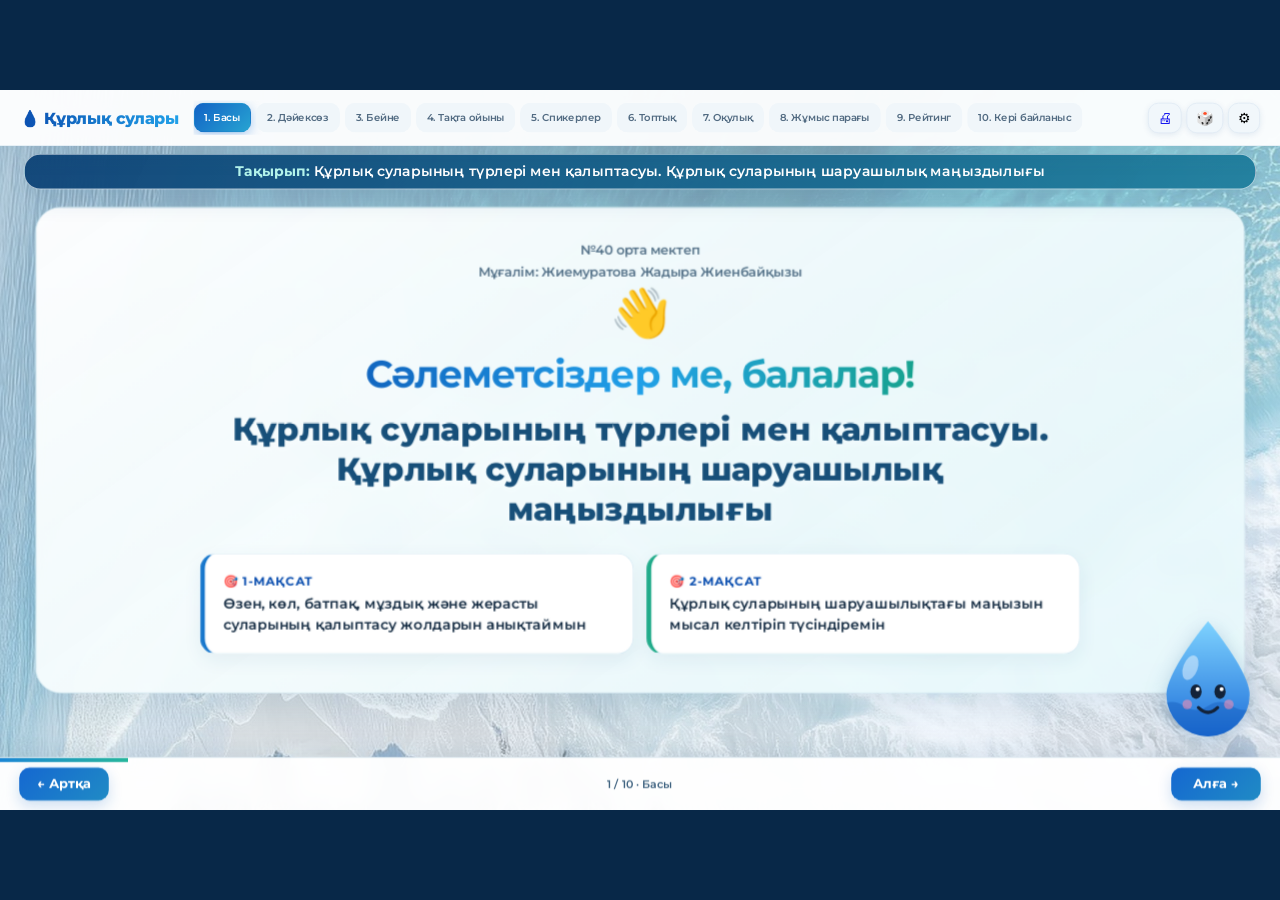
<file: index.html>
<!DOCTYPE html>
<html lang="kk">
<head>
<meta charset="UTF-8">
<meta name="viewport" content="width=device-width, initial-scale=1">
<title>Құрлық сулары — 8 сынып</title>
<link rel="preconnect" href="https://fonts.googleapis.com">
<link href="https://fonts.googleapis.com/css2?family=Montserrat:wght@500;600;700;800&display=swap" rel="stylesheet">
<link rel="stylesheet" href="style.css">
<link rel="stylesheet" href="design-refresh.css">
<link rel="stylesheet" href="fit.css">
</head>
<body>
<div id="frame">
<div class="bubbles" id="bubbles"></div>
<header class="top">
  <div class="brand">💧 Құрлық сулары</div>
  <nav id="nav"></nav>
  <div class="tools">
    <a href="print.html" target="_blank" title="Басып шығаратын материалдар">🖨</a>
    <button id="btnRand" title="Кездейсоқ оқушы">🎲</button>
    <button id="btnSetup" title="Оқушылар тізімі">⚙</button>
  </div>
</header>
<div class="topic" id="topic"></div>
<main id="stage"></main>
<footer class="bottom"><div class="progress" id="prog"></div>
  <button id="prev">← Артқа</button>
  <span id="stageInfo"></span>
  <button id="next">Алға →</button>
</footer>

<div id="tamshy" class="tamshy"><div class="say" id="tsay">Сәлем! Мен — Тамшымын 💧</div><svg viewBox="0 0 120 150" class="tsvg"><defs><linearGradient id="tg" x1="0" y1="0" x2="0" y2="1"><stop offset="0" stop-color="#7fd3ff"/><stop offset="1" stop-color="#1e6fd9"/></linearGradient>
<clipPath id="tc"><path d="M60 4 C60 4 112 66 112 96 A52 52 0 0 1 8 96 C8 66 60 4 60 4Z"/></clipPath></defs>
<path d="M60 4 C60 4 112 66 112 96 A52 52 0 0 1 8 96 C8 66 60 4 60 4Z" fill="url(#tg)"/>
<g clip-path="url(#tc)"><path class="tw" d="M-60 110 Q-45 100 -30 110 T0 110 T30 110 T60 110 T90 110 T120 110 T150 110 T180 110 V160 H-60Z" fill="#0b4fb0" opacity=".35"/></g>
<ellipse cx="38" cy="62" rx="9" ry="16" fill="#fff" opacity=".45" transform="rotate(20 38 62)"/>
<g class="eyes"><ellipse cx="45" cy="92" rx="7" ry="9" fill="#13233a"/><ellipse cx="75" cy="92" rx="7" ry="9" fill="#13233a"/><circle cx="47" cy="89" r="2.5" fill="#fff"/><circle cx="77" cy="89" r="2.5" fill="#fff"/></g>
<path class="mouth" d="M48 112 Q60 124 72 112" stroke="#13233a" stroke-width="4" fill="none" stroke-linecap="round"/>
<circle cx="34" cy="108" r="6" fill="#ff8fb1" opacity=".55"/><circle cx="86" cy="108" r="6" fill="#ff8fb1" opacity=".55"/></svg></div>

<div id="modal" class="modal hidden"><div class="modal-box" id="modalBox"></div></div>

</div>
<script src="data.js"></script>
<script src="app.js"></script>
<script>
(function(){function fit(){var f=document.getElementById('frame');if(!f)return;var W=1600,H=900,z=Math.min(innerWidth/W,innerHeight/H);f.style.transform='scale('+z+')';f.style.left=Math.max(0,(innerWidth-W*z)/2)+'px';f.style.top=Math.max(0,(innerHeight-H*z)/2)+'px';}
addEventListener('resize',fit);addEventListener('load',fit);fit();})();
</script>
</body>
</html>
</file>
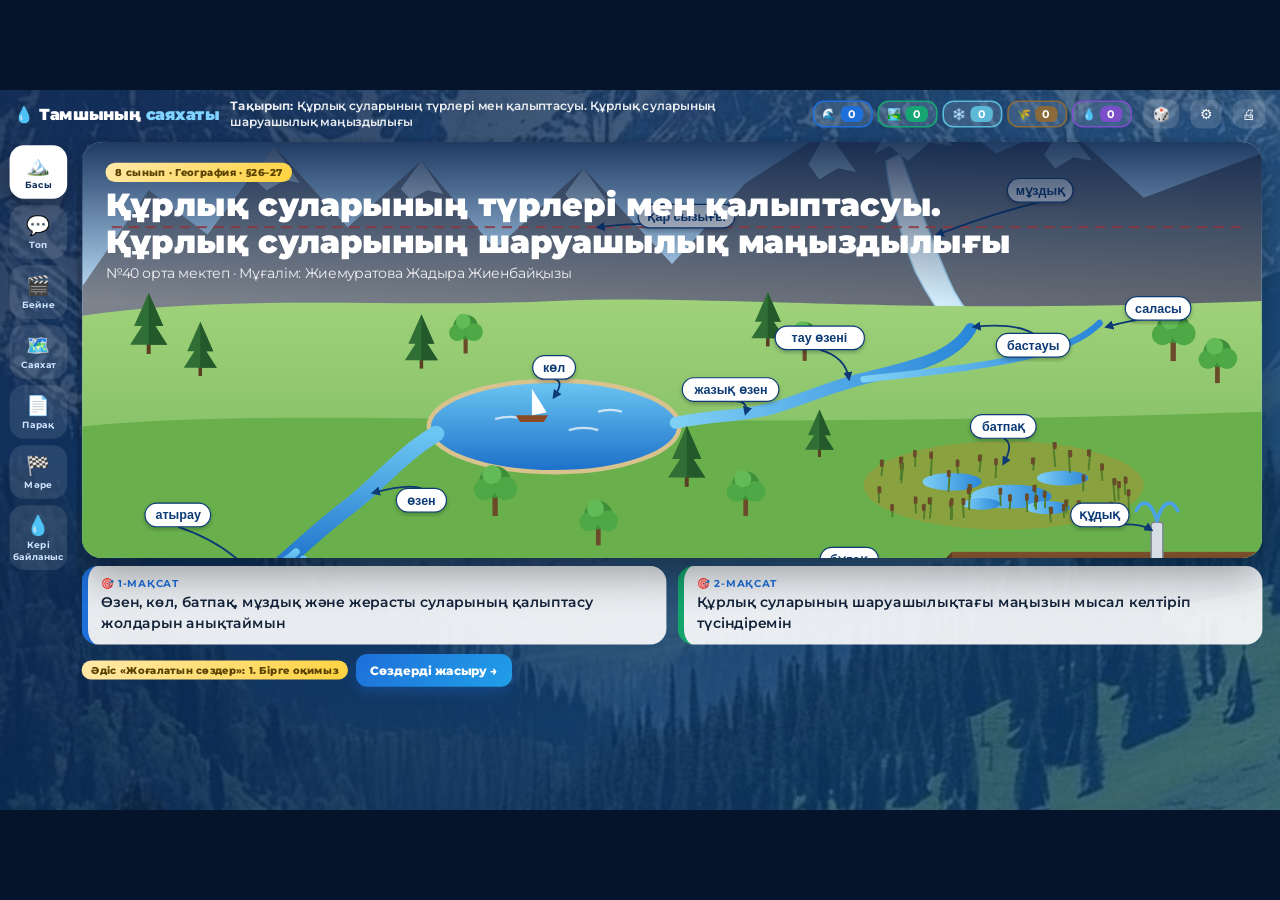
<file: v2/index.html>
<!DOCTYPE html>
<html lang="kk">
<head>
<meta charset="UTF-8">
<meta name="viewport" content="width=device-width, initial-scale=1">
<title>Тамшының саяхаты — Құрлық сулары</title>
<link href="https://fonts.googleapis.com/css2?family=Montserrat:wght@500;600;700;800;900&display=swap" rel="stylesheet">
<style>
*{box-sizing:border-box}
:root{--navy:#0b2a55;--blue:#1e6fd9;--ok:#14a46c;--bad:#e2483d;--ink:#13233a;--muted:#5d6f86;--glass:rgba(255,255,255,.9)}
html,body{margin:0;height:100%}
body{font-family:Montserrat,"Segoe UI",Arial,sans-serif;color:var(--ink);background:#0b2a55 url(../img/muzdyk.jpg) center/cover fixed;overflow:hidden}
body:before{content:"";position:fixed;inset:0;background:linear-gradient(135deg,rgba(6,30,70,.82),rgba(10,70,120,.55));z-index:0}
button{font:inherit;cursor:pointer}
.app{position:relative;z-index:1;display:grid;grid-template-columns:96px 1fr;grid-template-rows:auto 1fr;height:100vh}
/* жоғарғы панель */
.top{grid-column:1/-1;display:flex;align-items:center;gap:14px;padding:10px 18px;color:#fff}
.logo{font-weight:900;font-size:20px;white-space:nowrap}.logo span{color:#7fd3ff}
.topic{flex:1;font-size:15px;font-weight:600;opacity:.9;line-height:1.3}
.teams{display:flex;gap:6px}
.team{display:flex;align-items:center;gap:6px;background:rgba(255,255,255,.12);border:2px solid var(--c);border-radius:14px;padding:5px 10px;font-weight:800;font-size:14px}
.team b{background:var(--c);border-radius:8px;padding:1px 8px;min-width:28px;text-align:center;transition:.3s}
.team.bump b{transform:scale(1.4)}
.tbtn{border:0;background:rgba(255,255,255,.15);color:#fff;border-radius:12px;padding:8px 12px;font-size:17px}
/* сол жақ рельс */
.rail{display:flex;flex-direction:column;gap:8px;padding:10px 12px}
.rail button{border:0;background:rgba(255,255,255,.1);color:#cfe3ff;border-radius:18px;padding:10px 4px;font-size:11.5px;font-weight:700;display:flex;flex-direction:column;align-items:center;gap:4px;transition:.25s}
.rail button i{font-style:normal;font-size:24px}
.rail button.on{background:#fff;color:var(--navy);box-shadow:0 8px 20px rgba(0,0,0,.25)}
.rail button.done:not(.on){color:#fff;background:rgba(127,211,255,.25)}
main{overflow:auto;padding:6px 22px 22px 6px}
.screen{animation:in .5s}
@keyframes in{from{opacity:0;transform:translateY(14px)}to{opacity:1;transform:none}}
.panel{background:var(--glass);border-radius:26px;padding:22px 26px;box-shadow:0 20px 50px rgba(0,0,0,.25)}
h2{margin:0 0 4px;font-size:30px;font-weight:900}
.chip{display:inline-block;background:linear-gradient(135deg,#ffe9a8,#ffd23f);color:#5a4300;border-radius:20px;padding:4px 12px;font-size:13px;font-weight:800;margin-bottom:6px}
.sub{color:var(--muted);font-size:16px;margin-bottom:14px}
.btn{border:0;background:linear-gradient(135deg,#1e6fd9,#21a0e8);color:#fff;padding:11px 18px;border-radius:14px;font-weight:800;font-size:15px;box-shadow:0 6px 16px rgba(30,111,217,.3)}
.btn.ok{background:linear-gradient(135deg,#14a46c,#3ccf8e)}.btn.ghost{background:#fff;color:var(--blue);box-shadow:0 2px 8px rgba(0,0,0,.1)}
.row{display:flex;gap:10px;align-items:center;flex-wrap:wrap}
.hidden{display:none!important}
/* 1. Басы */
.hero{position:relative;border-radius:26px;overflow:hidden;box-shadow:0 20px 50px rgba(0,0,0,.35)}
.hero img{width:100%;display:block}
.hero .ttl{position:absolute;left:0;right:0;top:0;padding:26px 30px;background:linear-gradient(180deg,rgba(6,30,70,.85),transparent);color:#fff}
.hero .ttl h1{margin:0;font-size:40px;font-weight:900;line-height:1.15}
.hero .ttl p{margin:6px 0 0;font-size:17px;opacity:.9}
.goals{display:grid;grid-template-columns:1fr 1fr;gap:14px;margin-top:14px}
.goal{background:var(--glass);border-radius:20px;padding:16px 20px;font-size:20px;font-weight:600;line-height:1.5;border-left:8px solid var(--blue)}
.goal:last-child{border-left-color:var(--ok)}
.goal b{display:block;font-size:13px;color:var(--blue);letter-spacing:.06em}
.mw.gone{color:#9fb3c8}
/* 2. Дәйексөз */
.qgrid{display:grid;grid-template-columns:repeat(5,1fr);gap:12px}
.qc{perspective:900px;height:190px;cursor:pointer}
.qc .in{position:relative;width:100%;height:100%;transition:transform .8s cubic-bezier(.3,1.4,.5,1);transform-style:preserve-3d}
.qc.open .in{transform:rotateY(180deg)}
.qc .f,.qc .b{position:absolute;inset:0;border-radius:20px;backface-visibility:hidden;-webkit-backface-visibility:hidden;padding:14px;display:flex;flex-direction:column;justify-content:center;box-shadow:0 10px 24px rgba(0,0,0,.2)}
.qc .f{background:#fff}.qc .f .n{position:absolute;top:10px;left:10px;width:28px;height:28px;border-radius:50%;background:var(--blue);color:#fff;font-weight:800;display:flex;align-items:center;justify-content:center;font-size:14px}
.qc .f .q{font-style:italic;font-weight:600;font-size:15.5px;line-height:1.35;text-align:center}.qc .f .a{text-align:center;color:var(--muted);font-size:13px;font-weight:700;margin-top:8px}
.qc .b{transform:rotateY(180deg);color:#fff;text-align:center;background-size:cover;background-position:center}
.qc .b .g{font-size:24px;font-weight:900;text-shadow:0 2px 8px rgba(0,0,0,.5)}.qc .b .w{font-size:14px;font-weight:600;text-shadow:0 2px 6px rgba(0,0,0,.6)}
/* 4. Карта */
.map{position:relative;border-radius:26px;overflow:hidden;box-shadow:0 20px 50px rgba(0,0,0,.35);background:#fff}
.map img{width:100%;display:block}
.hs{position:absolute;transform:translate(-50%,-50%);border:0;background:var(--c);color:#fff;width:66px;height:66px;border-radius:50%;font-size:28px;box-shadow:0 0 0 6px rgba(255,255,255,.75),0 10px 22px rgba(0,0,0,.35);animation:pulse 2s infinite}
.hs.done{animation:none;box-shadow:0 0 0 6px #14a46c,0 10px 22px rgba(0,0,0,.35)}
.hs span{position:absolute;top:100%;left:50%;transform:translateX(-50%);margin-top:10px;background:#fff;color:var(--navy);font-size:13px;font-weight:900;padding:3px 10px;border-radius:12px;white-space:nowrap}
.hs .ck{position:absolute;top:-6px;right:-6px;background:#14a46c;border-radius:50%;width:24px;height:24px;font-size:14px;display:flex;align-items:center;justify-content:center}
@keyframes pulse{50%{box-shadow:0 0 0 14px rgba(255,255,255,.35),0 10px 22px rgba(0,0,0,.35)}}
/* станция */
.st-wrap{position:fixed;inset:0;z-index:20;background:rgba(5,20,45,.6);backdrop-filter:blur(5px);display:flex;align-items:center;justify-content:center;padding:20px}
.st{background:#fff;border-radius:28px;width:min(1320px,100%);max-height:94vh;overflow:auto;box-shadow:0 30px 70px rgba(0,0,0,.4);animation:pop .4s}
@keyframes pop{from{opacity:0;transform:scale(.85)}to{opacity:1;transform:none}}
.st-head{display:flex;align-items:center;gap:14px;padding:14px 20px;color:#fff;background:linear-gradient(90deg,var(--c),rgba(0,0,0,.2)),var(--img) center/cover}
.st-head h3{margin:0;font-size:28px;font-weight:900;flex:1;text-shadow:0 2px 8px rgba(0,0,0,.4)}
.st-body{display:grid;grid-template-columns:1.15fr 1fr;gap:18px;padding:18px}
.dwrap{border-radius:18px;overflow:hidden;box-shadow:0 8px 22px rgba(0,0,0,.15)}
.dwrap img,.dwrap svg{width:100%;display:block}
.diag .st{animation:stIn .7s cubic-bezier(.3,1.4,.5,1) backwards;animation-delay:calc(var(--i) * .8s);transform-box:fill-box;transform-origin:center}
@keyframes stIn{from{opacity:0;transform:scale(.6)}to{opacity:1;transform:none}}
.diag .flow{animation:dash 1s linear infinite}@keyframes dash{to{stroke-dashoffset:-24}}
.tabs{display:flex;gap:6px;margin-bottom:10px}
.tabs button{border:0;border-radius:12px;padding:9px 14px;font-weight:800;background:#eef4fb;color:var(--muted)}
.tabs button.on{background:var(--c);color:#fff}
.facts li{font-size:18px;line-height:1.5;margin-bottom:8px}
.qq{font-size:22px;font-weight:800;margin:6px 0 12px}
.opts{display:grid;grid-template-columns:1fr 1fr;gap:10px}
.opt{border:0;border-radius:16px;padding:14px;font-size:17px;font-weight:800;color:#fff;background:var(--oc);text-align:left;box-shadow:0 6px 0 rgba(0,0,0,.18)}
.opt.right{background:#14a46c;box-shadow:0 0 0 5px #fff,0 0 0 9px #14a46c}.opt.wrong{animation:shake .4s;opacity:.8}.opt.dim{opacity:.3}
@keyframes shake{25%{transform:translateX(-6px)}75%{transform:translateX(6px)}}
.who{background:#f3f8ff;border-radius:14px;padding:8px 12px;font-weight:800;margin:10px 0}
table{border-collapse:separate;border-spacing:0;width:100%;border-radius:14px;overflow:hidden;box-shadow:0 4px 14px rgba(0,0,0,.08)}
th,td{padding:9px 11px;border-bottom:1px solid #e3ecf6;text-align:left;font-size:15.5px;vertical-align:top}
th{background:#eef6ff}
.ans{color:var(--ok);font-weight:700}
.timer{display:inline-flex;align-items:center;gap:8px;background:#fff;border-radius:16px;padding:6px 12px;box-shadow:0 6px 16px rgba(0,0,0,.12)}
.timer .t{font-size:30px;font-weight:900;color:var(--navy);min-width:96px;text-align:center;font-variant-numeric:tabular-nums}
.timer.end .t{color:var(--bad)}
.timer button{border:0;background:#eaf3ff;color:var(--blue);border-radius:9px;padding:6px 10px;font-weight:800}
.steps{display:flex;gap:8px;margin:10px 0}
.steps div{flex:1;text-align:center;background:#eef4fb;border-radius:14px;padding:10px;font-weight:800;color:var(--muted);cursor:pointer}
.steps div.on{background:var(--blue);color:#fff}
.sgrid{display:grid;grid-template-columns:repeat(6,1fr);gap:7px}
.scell{background:#fff;border-radius:12px;padding:7px 9px;font-size:13.5px;font-weight:700;box-shadow:0 2px 8px rgba(0,0,0,.08);border-left:5px solid var(--c)}
.pick{display:flex;gap:3px;margin-top:5px}.pick button{width:27px;height:27px;border-radius:8px;border:1px solid #d6e2ef;background:#fff;font-weight:800;font-size:13px}
.pick button.on{background:var(--blue);color:#fff;border-color:transparent}
/* мәре */
.bars{display:flex;align-items:flex-end;gap:16px;height:220px;padding:10px 0}
.bar{flex:1;display:flex;flex-direction:column;align-items:center;justify-content:flex-end;height:100%}
.bar div{width:100%;border-radius:16px 16px 0 0;background:var(--c);display:flex;align-items:flex-start;justify-content:center;color:#fff;font-weight:900;font-size:24px;padding-top:6px;transition:height 1s}
.bar span{font-weight:800;margin-top:6px}
.fb{display:grid;grid-template-columns:repeat(3,1fr);gap:12px;margin-top:8px}
.fbc{border-radius:18px;padding:14px;color:#fff;text-align:center}.fbc .c{font-size:34px;font-weight:900}
.fbc button{border:0;background:rgba(255,255,255,.3);color:#fff;border-radius:9px;width:38px;height:32px;font-weight:900;font-size:18px}
.conf{position:fixed;top:-20px;width:10px;height:14px;z-index:60;pointer-events:none;animation:fall 1.8s ease-in forwards}
@keyframes fall{to{transform:translateY(105vh) rotate(720deg);opacity:.6}}
.modal{position:fixed;inset:0;z-index:40;background:rgba(5,20,45,.6);display:flex;align-items:center;justify-content:center}
.modal>div{background:#fff;border-radius:24px;padding:24px;width:min(760px,92%);max-height:88vh;overflow:auto}
textarea{width:100%;font:inherit;padding:10px;border-radius:12px;border:1px solid #d6e2ef}
.rname{font-size:52px;font-weight:900;text-align:center;margin:20px 0}

/* 16:9 — бәрі бір экранға сыяды */
html,body{height:100%;overflow:hidden;background:#06142b}
#frame{position:absolute;left:0;top:0;width:1600px;height:900px;transform-origin:0 0;overflow:hidden;background:#0b2a55 url(../img/muzdyk.jpg) center/cover}
#frame:before{content:"";position:absolute;inset:0;background:linear-gradient(135deg,rgba(6,30,70,.82),rgba(10,70,120,.55));z-index:0}
body:before{display:none}
.app{height:100%!important}
.st-wrap,.modal,.conf{position:absolute}
.st{max-height:860px}
.hero img{height:520px;object-fit:cover;object-position:center 40%}
.goals{margin-top:10px}.goal{padding:12px 16px;font-size:18px}
.map{width:1244px;margin:0 auto}.map img{height:700px;width:1244px}
main{padding-bottom:10px}

/* ===== Су таймері ===== */
.wt{display:inline-flex;align-items:center;gap:14px}
.wt-drop{position:relative;width:150px;height:150px;border-radius:50%;background:radial-gradient(circle at 35% 30%,#ffffff,#dff1ff);border:6px solid #fff;box-shadow:0 10px 26px rgba(0,60,120,.25),inset 0 0 0 3px #bfe0f7;overflow:hidden;flex:none}
.wt-water{position:absolute;left:0;right:0;bottom:0;background:linear-gradient(180deg,#5fc6f5,#1e6fd9);transition:height 1s linear}
.wt-water i{position:absolute;left:0;top:-14px;width:200%;height:16px;background:radial-gradient(circle at 10px -4px,transparent 12px,#5fc6f5 13px) 0 0/20px 16px repeat-x;animation:wtw 2s linear infinite}
@keyframes wtw{to{transform:translateX(-20px)}}
.wt-drop .t{position:absolute;inset:0;display:flex;align-items:center;justify-content:center;font-size:36px;font-weight:900;color:#0b2a55;font-variant-numeric:tabular-nums;text-shadow:0 0 6px #fff,0 0 12px #fff}
.wt-drop small{position:absolute;left:0;right:0;bottom:26px;text-align:center;font-size:11px;font-weight:800;color:#0b2a55;text-shadow:0 0 4px #fff;letter-spacing:.05em}
.wt-btns{display:flex;flex-direction:column;gap:6px}
.wt-btns button{border:0;border-radius:12px;padding:8px 12px;font-weight:800;font-size:14px;background:#fff;color:#1e6fd9;box-shadow:0 3px 10px rgba(0,60,120,.15);cursor:pointer;text-align:left}
.wt-btns button:first-child{background:linear-gradient(135deg,#14a46c,#3ccf8e);color:#fff}
.wt.low .wt-drop{animation:wtp .8s infinite}.wt.low .wt-water{background:linear-gradient(180deg,#ffb36b,#e2483d)}
.wt.end .wt-drop .t{color:#e2483d}
@keyframes wtp{50%{transform:scale(1.06)}}
.wt.sm .wt-drop{width:92px;height:92px;border-width:4px}.wt.sm .t{font-size:24px}.wt.sm small{display:none}
.wt.sm .wt-btns{flex-direction:row}.wt.sm .wt-btns button{padding:6px 9px;font-size:12px}
.tp-timer .wt{transform:none!important}
</style>
</head>
<body>
<div id="frame">
<div class="app">
  <div class="top">
    <div class="logo">💧 Тамшының <span>саяхаты</span></div>
    <div class="topic" id="topic"></div>
    <div class="teams" id="teams"></div>
    <button class="tbtn" onclick="openRand()" title="Кездейсоқ оқушы">🎲</button>
    <button class="tbtn" onclick="openRoster()" title="Оқушылар тізімі">⚙</button>
    <a class="tbtn" href="../print.html" target="_blank" style="text-decoration:none">🖨</a>
  </div>
  <nav class="rail" id="rail"></nav>
  <main id="main"></main>
</div>
<div id="stationHost"></div><div id="modalHost"></div>
</div>
<script src="../data.js"></script>
<script>
// ===== сақтау =====
const K = "zh2_";
const load = (k, d) => { try { const v = localStorage.getItem(K + k); return v ? JSON.parse(v) : d; } catch (e) { return d; } };
const save = (k, v) => { try { localStorage.setItem(K + k, JSON.stringify(v)); } catch (e) {} };
const $ = s => document.querySelector(s);
const esc = s => String(s).replace(/[&<>"]/g, c => ({ "&": "&amp;", "<": "&lt;", ">": "&gt;", '"': "&quot;" }[c]));
const G = id => GROUPS.find(g => g.id === id);
let S = load("S", null) || (() => { const l = []; let n = 1; GROUPS.forEach(g => { for (let i = 0; i < g.count; i++) l.push({ name: n++ + "-оқушы", g: g.id, st: 0, gr: 0, bk: 0, ws: 0 }); }); return l; })();
let T = load("T", { ozen: 0, kol: 0, muzdyk: 0, batpak: 0, zherasty: 0 });
let ST = load("ST", { intro: [], done: {}, ans: {}, fb: [[0, 0, 0], [0, 0, 0]] });
const persist = () => { save("S", S); save("T", T); save("ST", ST); };
const tot = s => s.st + s.gr + s.bk + s.ws;

// ===== станция деректері (кітаптан) =====
const ORDER = ["muzdyk", "ozen", "kol", "batpak", "zherasty"];
const HOT = { muzdyk: [71, 24], ozen: [62, 50], kol: [40, 58], batpak: [78, 70], zherasty: [86, 88] };
const FACTS = {
  muzdyk: ["Мұздық — қатқыл жауын-шашынның жинақталып, тығыздалуынан түзілген қозғалмалы мұз шоғыры (149-бет).", "Қар сызығы экваторда ~5 км, тропикте ~6 км биіктікте, полюсте мұхит деңгейінде (149-бет).", "Мұздықтар 16,1 млн км² — құрлықтың 11%-ы, тұщы судың ең ірі қоймасы (150-бет).", "Түрлері: жамылғы мұздықтар және тау мұздықтары (149-бет)."],
  ozen: ["Өзендер бастауын көлдерден, бұлақтардан, еріген қар мен мұздан алады (146-бет).", "Ағын сулар қосылып, өзен біртіндеп ұлғаяды (146-бет).", "Жер бедеріне қарай: тау өзендері және жазық өзендері (146-бет).", "Ертіс — Қазақстандағы ең ұзын әрі суы мол өзен: 4248 км, Қазақстанда 1700 км (146-бет)."],
  kol: ["Көл — құрлықтағы су толған тұйық шұңқыр, мұхитпен тікелей байланысы жоқ (147-бет).", "Қазаншұңқырдың шығу тегі: тектоникалық, жанартаулық, мұздық, карстық, сағалық (148-бет).", "Каспий — ең ірі көл (371 мың км²), Байкал — ең терең (1620 м) (148-бет).", "Қазақстанда 48 262 көл бар (149-бет)."],
  batpak: ["Батпақ — кемінде 0,3 м шымтезек қабаты бар, шамадан тыс ылғалданған жер (149-бет).", "Себептері: жердің тегістігі, артық ылғал, топырақтың су өткізбеуі, жерасты суының жақындығы, тоң (149-бет).", "Әлемдегі ең үлкен батпақ — Васюган; батпақтар құрлықтың ~2%-ын алады (149-бет).", "Шымтезек бүкіл әлемде тыңайтқыш ретінде бағаланады (153-бет)."],
  zherasty: ["Жерасты сулары жер қыртысында 12–16 км тереңдікке дейін болады (144-бет).", "Жауын-шашын мен жерүсті суларының жерге сіңуінен түзіледі (145-бет).", "Орналасуына қарай: топырақтық, грунт суы, қабатаралық (артезиан) (144-бет).", "Қазақстанда ~500 емдік минералды су көзі бар: Сарыағаш, Алмаарасан, Мерке (145-бет)."]
};
const BQT = ["ozen","zherasty","zherasty","zherasty","ozen","kol","kol","kol","batpak","batpak","muzdyk","muzdyk"];
const SH = [["▲", "#e2483d"], ["◆", "#1e6fd9"], ["●", "#f2a900"], ["■", "#14a46c"]];

// ===== экрандар =====
const SCR = [
  { i: "🏔️", t: "Басы", r: sHome },
  { i: "💬", t: "Топ", r: sQuotes },
  { i: "🎬", t: "Бейне", r: sVideo },
  { i: "🗺️", t: "Саяхат", r: sMap },
  { i: "📄", t: "Парақ", r: sSheet },
  { i: "🏁", t: "Мәре", r: sFinish },
  { i: "💧", t: "Кері байланыс", r: sFeedback }
];
let cur = load("cur", 0);
function go(i) {
  cur = i; save("cur", i); clearTimer();
  $("#rail").innerHTML = SCR.map((s, k) => `<button class="${k === cur ? "on" : k < cur ? "done" : ""}" onclick="go(${k})"><i>${s.i}</i>${s.t}</button>`).join("");
  $("#main").innerHTML = `<div class="screen">${SCR[cur].r()}</div>`;
  $("#topic").innerHTML = `<b>Тақырып:</b> ${LESSON.topic}`;
  drawTeams(); inlineSvg(); if (cur === 0) memo();
}
function drawTeams(bump) { $("#teams").innerHTML = GROUPS.map(g => `<div class="team ${bump === g.id ? "bump" : ""}" style="--c:${g.color}">${g.icon}<b>${T[g.id]}</b></div>`).join(""); }
function teamPlus(id, n) { T[id] = Math.max(0, T[id] + (n || 1)); persist(); drawTeams(id); setTimeout(() => drawTeams(), 400); }
document.addEventListener("keydown", e => { if (e.target.tagName === "TEXTAREA") return; if (e.key === "ArrowRight" && cur < SCR.length - 1 && !$("#stationHost").innerHTML) go(cur + 1); if (e.key === "ArrowLeft" && cur > 0 && !$("#stationHost").innerHTML) go(cur - 1); if (e.key === "Escape") { closeStation(); closeModal(); } });

// 1. Басы + мақсатты жаттау
let memoL = 0;
function sHome() {
  return `<div class="hero"><img src="../img/panorama.svg" alt=""><div class="ttl"><div class="chip">8 сынып · География · §26–27</div><h1>${LESSON.topic.replace(". ", ".<br>")}</h1><p>${LESSON.school} · Мұғалім: ${LESSON.teacher}</p></div></div>
  <div class="goals" id="memo"></div>
  <div class="row" style="margin-top:12px"><span class="chip" id="memoStep" style="margin:0"></span><button class="btn" onclick="memoL=(memoL+1)%4;memo()">Сөздерді жасыру →</button></div>`;
}
function memo() {
  const box = $("#memo"); if (!box) return;
  box.innerHTML = LESSON.goals.map((g, gi) => `<div class="goal"><b>🎯 ${gi + 1}-МАҚСАТ</b>${g.split(" ").map((w, wi) => ((gi * 31 + wi * 17) % 10) / 10 < memoL * 0.34 ? `<span class="mw gone">${"_".repeat(Math.max(3, w.length))}</span>` : w).join(" ")}</div>`).join("");
  $("#memoStep").textContent = ["Әдіс «Жоғалатын сөздер»: 1. Бірге оқимыз", "2. Жоғалған сөзді есіңе түсір", "3. Топпен айт", "4. Жатқа айт! 💪"][memoL];
}

// 2. Дәйексөз — топқа бөлу
function sQuotes() {
  const cards = QUOTES.map((d, i) => { const g = G(d.g); const o = ST.intro.includes(i);
    return `<div class="qc ${o ? "open" : ""}" onclick="openQ(${i})"><div class="in"><div class="f"><div class="n">${i + 1}</div><div class="q">«${d.q}»</div><div class="a">— ${d.a}</div></div>
    <div class="b" style="background-image:linear-gradient(180deg,${g.color}66,${g.color}ee),url(../${g.img})"><div class="g">${g.icon} ${g.name}</div><div class="w">${d.why}</div></div></div></div>`; }).join("");
  return `<div class="panel"><div class="chip">Әдіс: «Дәйексөз — менің тобым»</div><h2>Тобыңды тап!</h2><div class="sub">10 оқушы орнынан дәйексөзді оқып: «Менің тобым — ..., себебі ...» дейді. Карточканы басып тексереміз. Қалғандары өз тобын карточкасы бойынша табады.</div>
  <div class="qgrid">${cards}</div></div>`;
}
function openQ(i) { if (ST.intro.includes(i)) return; ST.intro.push(i); persist(); document.querySelectorAll(".qc")[i].classList.add("open"); if (ST.intro.length === QUOTES.length) confetti(); }

// 3. Бейне
function sVideo() {
  return `<div class="panel"><div class="chip">Әдіс: «Көрдім — Білдім — Сұраймын»</div><h2>Саяхатқа дайындық: бейне</h2><div class="sub">Видеоны көреміз. Сосын 2 оқушы сұраққа жауап береді (+1 балл).</div>
  <div style="display:grid;grid-template-columns:2fr 1fr;gap:16px"><video src="../kurlyk_sulary_qysqa.mp4" controls style="width:100%;border-radius:18px;background:#000"></video>
  <div>${VIDEO_Q.map((q, i) => `<div style="background:#f3f8ff;border-radius:14px;padding:12px;margin-bottom:10px"><b>❓ ${q.q}</b><div class="ans hidden" style="margin-top:6px">${q.a}</div>
    <div class="row" style="margin-top:8px"><button class="btn ghost" onclick="this.parentNode.previousElementSibling.classList.toggle('hidden')">Жауабы</button><button class="btn ok" onclick="openRand(true)">🎲 +1 балл</button></div></div>`).join("")}</div></div></div>`;
}

// 4. Саяхат картасы
function sMap() {
  return `<div class="panel" style="padding:16px 18px"><div class="row" style="justify-content:space-between"><div><div class="chip">Әдіс: «Квест» + «Спикерлер алаңы» + «Детектив»</div><h2>Тамшының саяхаты: 5 станция</h2></div>
   <div class="sub" style="max-width:520px;margin:0">Тамшы мұздықтан басталып, жер астына дейін саяхаттайды. Станцияны басыңыз: сызба → кітаптан → сұрақтар → детектив → спикер.</div></div>
   <div class="map"><img src="../img/panorama.svg" alt="">${ORDER.map((id, k) => { const g = G(id), p = HOT[id];
     return `<button class="hs ${ST.done[id] ? "done" : ""}" style="--c:${g.color};left:${p[0]}%;top:${p[1]}%" onclick="openStation('${id}')">${g.icon}<span>${k + 1}. ${g.name}</span>${ST.done[id] ? '<i class="ck">✓</i>' : ""}</button>`; }).join("")}</div></div>`;
}
let stTab = "d", stId = null, qIdx = 0, qAns = null, qWho = null;
function openStation(id) { stId = id; stTab = "f"; qIdx = 0; qAns = null; qWho = null; drawStation(); }
function closeStation() { $("#stationHost").innerHTML = ""; clearTimer(); if (cur === 3) go(3); }
function drawStation() {
  const g = G(stId), qs = BOARD_Q.map((q, i) => i).filter(i => BQT[i] === stId), bk = BOOK_TASK.rows[stId];
  let right = "";
  if (stTab === "f") right = `<ul class="facts">${FACTS[stId].map(f => `<li>${f}</li>`).join("")}</ul>`;
  if (stTab === "q") { const qi = qs[qIdx], q = BOARD_Q[qi];
    right = `<div class="row" style="justify-content:space-between"><b>Сұрақ ${qIdx + 1} / ${qs.length}</b>${timerHTML(25)}</div><div class="qq">${q.q}</div>
     <button class="btn" onclick="pickWho()" ${qAns !== null ? "disabled style='opacity:.5'" : ""}>🎲 Кім жауап береді?</button>${qWho !== null ? `<div class="who">🙋 ${esc(S[qWho].name)} (${G(S[qWho].g).name})</div>` : ""}
     <div class="opts" style="margin-top:10px">${q.o.map((o, k) => { let c = ""; if (qAns !== null) c = k === q.a ? "right" : k === qAns ? "wrong" : "dim";
       return `<button class="opt ${c}" style="--oc:${SH[k][1]}" onclick="answer(${qi},${k})" ${qAns !== null ? "disabled" : ""}>${SH[k][0]} ${o}</button>`; }).join("")}</div>
     ${qAns !== null ? `<div class="who" style="margin-top:12px">${qAns === q.a ? "✅ Дұрыс! Оқушыға +1 балл, тобына +1 ұпай" : "❌ Қате. Дұрыс жауабы — жасыл."} ${qIdx < qs.length - 1 ? `<button class="btn" onclick="qIdx++;qAns=null;qWho=null;drawStation()">Келесі →</button>` : ""}</div>` : ""}
     <div class="sub" style="margin-top:10px">Дескриптор: сұрақты оқиды · дұрыс жауапты таңдайды · түсіндіреді — 1 балл</div>`; }
  if (stTab === "b") right = `<div class="row" style="justify-content:space-between"><b>🕵️ Детектив: ${bk[0]}-бет, дәптерге</b>${timerHTML(180)}</div>
     <table style="margin-top:10px"><tr><th>Не жазамыз?</th><th>Дескриптор</th></tr>${BOOK_TASK.cols.map((c, k) => `<tr><td><b>${c}</b></td><td><span class="ans hidden">${bk[k + 1]}</span></td></tr>`).join("")}</table>
     <div class="row" style="margin-top:10px"><button class="btn ok" onclick="document.querySelectorAll('.st .ans').forEach(e=>e.classList.remove('hidden'))">Дескрипторды ашу</button><span class="sub" style="margin:0">Әр жол — 1 балл (оқушының баллы «Мәре» бетінде қойылады)</span></div>`;
  if (stTab === "s") right = `<div class="qq">🎤 «${g.name}» тобының спикері</div><div class="sub">Спикер сызбаны көрсетіп 1 минутта түсіндіреді: анықтамасы → қалай пайда болады → шаруашылық маңызы → Қазақстаннан мысал. Әлі балл алмаған оқушы спикерге сұрақ қояды.</div>
     <div class="row"><button class="btn ok" onclick="openRand(false,'${stId}')">🎤 Спикерге +1 балл</button><button class="btn" onclick="openRand(true)">❓ Сұрақ қойғанға +1 балл</button></div>
     <div class="row" style="margin-top:16px"><button class="btn ok" onclick="ST.done['${stId}']=1;S.forEach(x=>{if(x.g==='${stId}')x.gr=1});teamPlus('${stId}',2);persist();confetti();closeStation()">✓ Станция аяқталды (топқа +1 балл)</button></div>`;
  const tabs = [["f", "📖 Кітаптан"], ["q", "❓ Сұрақтар"], ["b", "🕵️ Детектив"], ["s", "🎤 Спикер"]];
  $("#stationHost").innerHTML = `<div class="st-wrap" onclick="if(event.target===this)closeStation()"><div class="st" style="--c:${g.color}">
    <div class="st-head" style="--c:${g.color};--img:url(../${g.img})"><span style="font-size:36px">${g.icon}</span><h3>Станция: ${g.name}</h3><button class="btn ghost" onclick="closeStation()">✕ Картаға</button></div>
    <div class="st-body"><div class="dwrap" data-d="../img/d_${stId}.svg"><img src="../img/d_${stId}.svg" alt=""></div>
    <div><div class="tabs">${tabs.map(t => `<button class="${stTab === t[0] ? "on" : ""}" onclick="stTab='${t[0]}';qAns=null;drawStation()">${t[1]}</button>`).join("")}</div>${right}</div></div></div></div>`;
  inlineSvg(); initTimer();
}
function pickWho() { let pool = S.map((s, i) => i).filter(i => !S[i].st); if (!pool.length) pool = S.map((s, i) => i);
  let n = 0; (function step() { qWho = pool[Math.floor(Math.random() * pool.length)]; drawStation(); if (++n < 12) setTimeout(step, 70 + n * 14); else { beep(true); tStart(); } })(); }
function answer(qi, k) { tPause(); qAns = k; const ok = k === BOARD_Q[qi].a; ST.ans[qi] = ok;
  if (ok) { confetti(); if (qWho !== null) { S[qWho].st = 1; teamPlus(S[qWho].g); } } beep(ok); persist(); drawStation(); }

// 5. Жұмыс парағы + тексеру
let wsV = 0, wsStep = -1;
function sSheet() {
  const w = WORKSHEETS[wsV];
  return `<div class="panel"><div class="chip">Әдіс: саралап оқыту (5 нұсқа) + «Үш сүзгі» тексеру</div><h2>Жұмыс парағы — 5 балл</h2>
  
  ${wsStep < 0 ? "" : `<div class="row" style="justify-content:flex-end"><button class="btn ghost" onclick="wsStep=-1;go(cur)">← Тапсырмаға оралу</button></div><div class="steps">${["1. 🙋 Өзін-өзі тексереді", "2. 🤝 Көршісімен алмасады", "3. 👩‍🏫 Мұғалім баллды қояды"].map((s, k) => `<div class="${k === wsStep ? "on" : ""}" onclick="wsStep=${k};go(cur)">${s}</div>`).join("")}</div>`}
  ${wsStep < 0 ? `<div style="display:grid;grid-template-columns:1fr 1.2fr;gap:18px"><div style="background:#f3f8ff;border-radius:20px;display:flex;align-items:center;justify-content:center;padding:14px"><svg viewBox="0 0 400 300" style="width:100%;max-height:430px"><ellipse cx="200" cy="272" rx="150" ry="14" fill="#0b2a55" opacity=".12"/><rect x="95" y="30" width="210" height="240" rx="12" fill="#fff" stroke="#c9d9ea" stroke-width="3" transform="rotate(-6 200 150)"/><rect x="105" y="25" width="210" height="240" rx="12" fill="#fff" stroke="#9db7d3" stroke-width="3"/><rect x="105" y="25" width="210" height="46" rx="12" fill="#1e6fd9"/><text x="210" y="56" text-anchor="middle" fill="#fff" font-size="20" font-weight="800">Жұмыс парағы</text><circle cx="132" cy="100" r="11" fill="#1e6fd9"/><text x="132" y="105" text-anchor="middle" fill="#fff" font-size="13" font-weight="800">1</text><path d="M152 100 L292 100" stroke="#bcd6f2" stroke-width="5" stroke-linecap="round"/><circle cx="132" cy="134" r="11" fill="#1e6fd9"/><text x="132" y="139" text-anchor="middle" fill="#fff" font-size="13" font-weight="800">2</text><path d="M152 134 L292 134" stroke="#bcd6f2" stroke-width="5" stroke-linecap="round"/><circle cx="132" cy="168" r="11" fill="#1e6fd9"/><text x="132" y="173" text-anchor="middle" fill="#fff" font-size="13" font-weight="800">3</text><path d="M152 168 L292 168" stroke="#bcd6f2" stroke-width="5" stroke-linecap="round"/><circle cx="132" cy="202" r="11" fill="#1e6fd9"/><text x="132" y="207" text-anchor="middle" fill="#fff" font-size="13" font-weight="800">4</text><path d="M152 202 L292 202" stroke="#bcd6f2" stroke-width="5" stroke-linecap="round"/><circle cx="132" cy="236" r="11" fill="#1e6fd9"/><text x="132" y="241" text-anchor="middle" fill="#fff" font-size="13" font-weight="800">5</text><path d="M152 236 L292 236" stroke="#bcd6f2" stroke-width="5" stroke-linecap="round"/><g transform="translate(280,215) rotate(-40)"><rect width="100" height="13" rx="3" fill="#14a46c"/><path d="M100 0 L118 6.5 L100 13Z" fill="#f5d0a0"/></g></svg></div><div style="display:flex;flex-direction:column;gap:10px"><span style="align-self:flex-start;background:#fff3cd;color:#7a5a00;border-radius:12px;padding:6px 12px;font-weight:800">🔒 Орындау кезеңі · жауаптар жасырулы</span>${timerHTML(360)}<div style="font-size:20px;font-weight:600;line-height:1.45">Жұмыс парағындағы 5 тапсырманы жеке орында: құрлық суларының <b>қалай пайда болатынын</b> және <b>шаруашылық маңызын</b> жаз. Әр оқушыда әртүрлі нұсқа.</div><div style="background:#eef6ff;border-radius:16px;padding:12px 16px;font-size:17px"><b>📋 Дескриптор</b><ul style="margin:6px 0 0;padding-left:20px;line-height:1.55"><li>Әр тапсырмаға толық жауап береді — <b>1 балл</b></li><li>«2 мысал» сұралса — екеуі де дұрыс болғанда 1 балл</li><li>Барлығы — <b>5 балл</b></li></ul></div><button class="btn ok" style="align-self:flex-start;font-size:17px;padding:13px 20px;margin-top:auto" onclick="wsStep=0;go(cur)">✅ Уақыт бітті — жауаптар мен тексеру →</button></div></div>` : wsStep < 2 ? `<div class="tabs">${WORKSHEETS.map((x, k) => `<button class="${k === wsV ? "on" : ""}" style="--c:#1e6fd9" onclick="wsV=${k};go(cur)">${x.n}-нұсқа</button>`).join("")}</div>
   <table><tr><th style="width:5%">№</th><th style="width:45%">Тапсырма</th><th>Дескриптор (дұрыс жауап)</th></tr>${w.tasks.map((t, i) => `<tr><td>${i + 1}</td><td>${t[0]}</td><td class="ans">${t[1]}</td></tr>`).join("")}</table>`
   : scoreGrid("ws", 5)}</div>`;
}
function scoreGrid(c, max) { return `<div class="sgrid">${S.map((s, i) => `<div class="scell" style="--c:${G(s.g).color}">${esc(s.name)}<div class="pick">${Array.from({ length: max + 1 }, (_, v) => `<button class="${s[c] === v ? "on" : ""}" onclick="S[${i}].${c}=${v};persist();this.parentNode.querySelectorAll('button').forEach((b,k)=>b.classList.toggle('on',k===${v}))">${v}</button>`).join("")}</div></div>`).join("")}</div>`; }

// 6. Мәре
let finTab = "t";
function sFinish() {
  const mx = Math.max(1, ...Object.values(T));
  const team = `<div class="bars">${GROUPS.map(g => `<div class="bar" style="--c:${g.color}"><div style="height:${18 + 82 * T[g.id] / mx}%">${T[g.id]}</div><span>${g.icon} ${g.name}</span></div>`).join("")}</div>`;
  const crit = `<div class="tabs">${CRITERIA.map(c => `<button class="${finTab === c.id ? "on" : ""}" style="--c:#1e6fd9" onclick="finTab='${c.id}';go(cur)">${c.name} (0–${c.max})</button>`).join("")}<button class="${finTab === "t" ? "on" : ""}" style="--c:#14a46c" onclick="finTab='t';go(cur)">🏆 Барлығы / 10</button></div>
   ${finTab === "t" ? `<div class="sgrid">${S.slice().sort((a, b) => tot(b) - tot(a)).map((s, k) => `<div class="scell" style="--c:${G(s.g).color}">${k < 3 ? ["🥇", "🥈", "🥉"][k] : k + 1 + "."} ${esc(s.name)}<div style="font-size:20px;color:#1e6fd9;font-weight:900">${tot(s)} / 10</div></div>`).join("")}</div>`
     : scoreGrid(finTab, CRITERIA.find(c => c.id === finTab).max)}`;
  return `<div class="panel"><div class="chip">Нәтиже</div><h2>Мәре! Топтардың ұпайы</h2>${team}
   <h3 style="margin:8px 0">Жеке бағалау (10 балл)</h3>${crit}</div>`;
}

// 7. Кері байланыс — «Тамшының жолы»
function sFeedback() {
  const Q = [
    { h: "💧 Құрлық сулары қалай пайда болады?", o: [["🌊", "Өзендей ағып тұрмын", "#1e6fd9", "Бес судың қалай пайда болатынын өзім түсіндіріп бере аламын"], ["🏞️", "Көлдей толқып тұрмын", "#15a06c", "Көбін білемін, бірақ біреуі-екеуі әлі шатасады"], ["🌾", "Батпақта тұрып қалдым", "#8a6a3b", "Қалай пайда болатынын тағы бір рет оқуым керек"]] },
    { h: "🏭 Құрлық сулары адамға не береді?", o: [["🌊", "Өзендей ағып тұрмын", "#1e6fd9", "Әр суға шаруашылықтан мысал келтіре аламын"], ["🏞️", "Көлдей толқып тұрмын", "#15a06c", "Кейбір суларға ғана мысал таба аламын"], ["🌾", "Батпақта тұрып қалдым", "#8a6a3b", "Мысал келтіру маған әлі қиын"]] }
  ];
  return `<div class="panel"><div class="chip">Әдіс: «Тамшының жолы»</div><h2>Кері байланыс: тамшың қайда жетті?</h2>
   <div class="sub">Карточкаңды сәйкес бағанға жапсырып, бір сөйлеммен себебін айт. Мұғалім санын белгілейді.</div>
   ${Q.map((q, gi) => `<div style="font-size:21px;font-weight:900;margin:12px 0 4px">${q.h}</div><div class="fb">${q.o.map((o, k) => `<div class="fbc" style="background:${o[2]}"><div style="font-size:34px">${o[0]}</div><b style="font-size:18px">${o[1]}</b><div style="font-size:14.5px;opacity:.95;margin:4px 0">«${o[3]}»</div><div class="c">${ST.fb[gi][k]}</div><button onclick="ST.fb[${gi}][${k}]=Math.max(0,ST.fb[${gi}][${k}]-1);persist();go(cur)">−</button> <button onclick="ST.fb[${gi}][${k}]++;persist();go(cur)">+</button></div>`).join("")}</div>`).join("")}
   <div style="background:#eef6ff;border-radius:14px;padding:12px 16px;font-size:17px;margin-top:14px"><b>📚 Үй тапсырмасы:</b> ${HOMEWORK}</div></div>`;
}

// ===== таймер =====
let tI = null, tL = 0;
function timerHTML(s) { return `<div class="wt ${s <= 30 ? "sm" : ""}" id="tm" data-s="${s}"><div class="wt-drop"><div class="wt-water" style="height:100%"><i></i></div><span class="t">${fmt(s)}</span><small>⏳ таймер</small></div><div class="wt-btns"><button onclick="tStart()">▶ Бастау</button><button onclick="tPause()">⏸ Тоқтату</button><button onclick="tReset()">↺ Қайта</button></div></div>`; }
function wtSet(e) { const w = e.querySelector(".wt-water"); if (w) w.style.height = (100 * tL / +e.dataset.s) + "%"; e.classList.toggle("low", tL <= 10 && tL > 0); }
const fmt = s => String(Math.floor(s / 60)).padStart(2, "0") + ":" + String(s % 60).padStart(2, "0");
function initTimer() { clearInterval(tI); tI = null; const e = $("#tm"); if (e) tL = +e.dataset.s; }
function clearTimer() { clearInterval(tI); tI = null; }
function tStart() { if (tI) return; const e0 = $("#tm"); if (!e0) return; tI = setInterval(() => { const e = $("#tm"); if (!e) return clearTimer(); tL = Math.max(0, tL - 1); e.querySelector(".t").textContent = fmt(tL); wtSet(e); if (!tL) { clearTimer(); e.classList.add("end"); beep(false); } }, 1000); }
function tPause() { clearTimer(); }
function tReset() { clearTimer(); const e = $("#tm"); if (!e) return; tL = +e.dataset.s; e.classList.remove("end"); e.querySelector(".t").textContent = fmt(tL); wtSet(e); }

// ===== кездейсоқ, тізім, модаль =====
function openModal(h) { $("#modalHost").innerHTML = `<div class="modal" onclick="if(event.target===this)closeModal()"><div>${h}</div></div>`; }
function closeModal() { $("#modalHost").innerHTML = ""; }
function openRand(onlyNew, group) {
  openModal(`<h2 style="text-align:center">🎲 Кездейсоқ оқушы</h2><div class="rname" id="rn">?</div><div class="row" style="justify-content:center"><button class="btn ok hidden" id="rg">+1 балл</button><button class="btn ghost" onclick="closeModal()">Жабу</button></div>`);
  let pool = S.map((s, i) => i).filter(i => (!group || S[i].g === group) && !S[i].st); if (!pool.length) pool = S.map((s, i) => i).filter(i => !group || S[i].g === group);
  const pick = pool[Math.floor(Math.random() * pool.length)]; let n = 0;
  (function step() { const i = n < 16 ? pool[Math.floor(Math.random() * pool.length)] : pick; const e = $("#rn"); if (!e) return; e.textContent = S[i].name; e.style.color = G(S[i].g).color;
    if (n++ < 16) setTimeout(step, 60 + n * 14); else { beep(true); const b = $("#rg"); b.classList.remove("hidden"); b.onclick = () => { S[pick].st = 1; teamPlus(S[pick].g); persist(); b.textContent = "✓ Берілді"; b.disabled = true; }; } })();
}
function openRoster() {
  const txt = GROUPS.map(g => g.name + ":\n" + S.filter(s => s.g === g.id).map(s => s.name).join("\n")).join("\n\n");
  openModal(`<h2>Оқушылар тізімі</h2><p class="sub">Топ атауынан кейін аты-жөнін жаңа жолдан жазыңыз.</p><textarea id="ro" rows="20">${esc(txt)}</textarea>
   <div class="row" style="margin-top:10px"><button class="btn" onclick="saveRoster()">Сақтау</button><button class="btn ghost" onclick="if(confirm('Барлық балл өшеді?')){S.forEach(s=>{s.st=s.gr=s.bk=s.ws=0});Object.keys(T).forEach(k=>T[k]=0);ST={intro:[],done:{},ans:{},fb:[[0,0,0],[0,0,0]]};persist();closeModal();go(cur)}">Баллдарды тазалау</button><button class="btn ghost" onclick="closeModal()">Жабу</button></div>`);
}
function saveRoster() { const old = {}; S.forEach(s => old[s.name] = s); const out = []; let g = null;
  $("#ro").value.split("\n").map(l => l.trim()).filter(Boolean).forEach(l => { const gg = GROUPS.find(x => x.name === l.replace(/:$/, "")); if (gg) { g = gg.id; return; } if (g) { const o = old[l] || {}; out.push({ name: l, g, st: o.st || 0, gr: o.gr || 0, bk: o.bk || 0, ws: o.ws || 0 }); } });
  if (out.length) { S = out; persist(); } closeModal(); go(cur); }

// ===== көмекшілер =====
const svgC = {};
function inlineSvg() { document.querySelectorAll(".dwrap[data-d]").forEach(w => { const u = w.dataset.d; const put = s => { w.innerHTML = s; w.removeAttribute("data-d"); };
  if (svgC[u]) return put(svgC[u]); fetch(u).then(r => r.ok ? r.text() : Promise.reject()).then(s => { svgC[u] = s; put(s); }).catch(() => {}); }); }
function confetti() { const c = ["#1e6fd9", "#21a0e8", "#14a46c", "#ffd23f", "#7b4fc9", "#ff7a59"]; for (let i = 0; i < 60; i++) { const d = document.createElement("div"); d.className = "conf"; d.style.left = Math.random() * 100 + "vw"; d.style.background = c[i % 6]; d.style.animationDelay = Math.random() * .5 + "s"; document.body.appendChild(d); setTimeout(() => d.remove(), 2500); } }
function beep(ok) { try { const a = new (window.AudioContext || window.webkitAudioContext)(); const o = a.createOscillator(), g = a.createGain(); o.connect(g); g.connect(a.destination); g.gain.value = .12; (ok ? [523, 659, 784] : [300, 220]).forEach((f, i) => o.frequency.setValueAtTime(f, a.currentTime + i * .12)); o.start(); o.stop(a.currentTime + .45); } catch (e) {} }
go(cur);
</script>
<script>
(function(){function fit(){var f=document.getElementById('frame');if(!f)return;var W=1600,H=900,z=Math.min(innerWidth/W,innerHeight/H);f.style.transform='scale('+z+')';f.style.left=Math.max(0,(innerWidth-W*z)/2)+'px';f.style.top=Math.max(0,(innerHeight-H*z)/2)+'px';}
addEventListener('resize',fit);addEventListener('load',fit);fit();})();
</script>
</body>
</html>
</file>
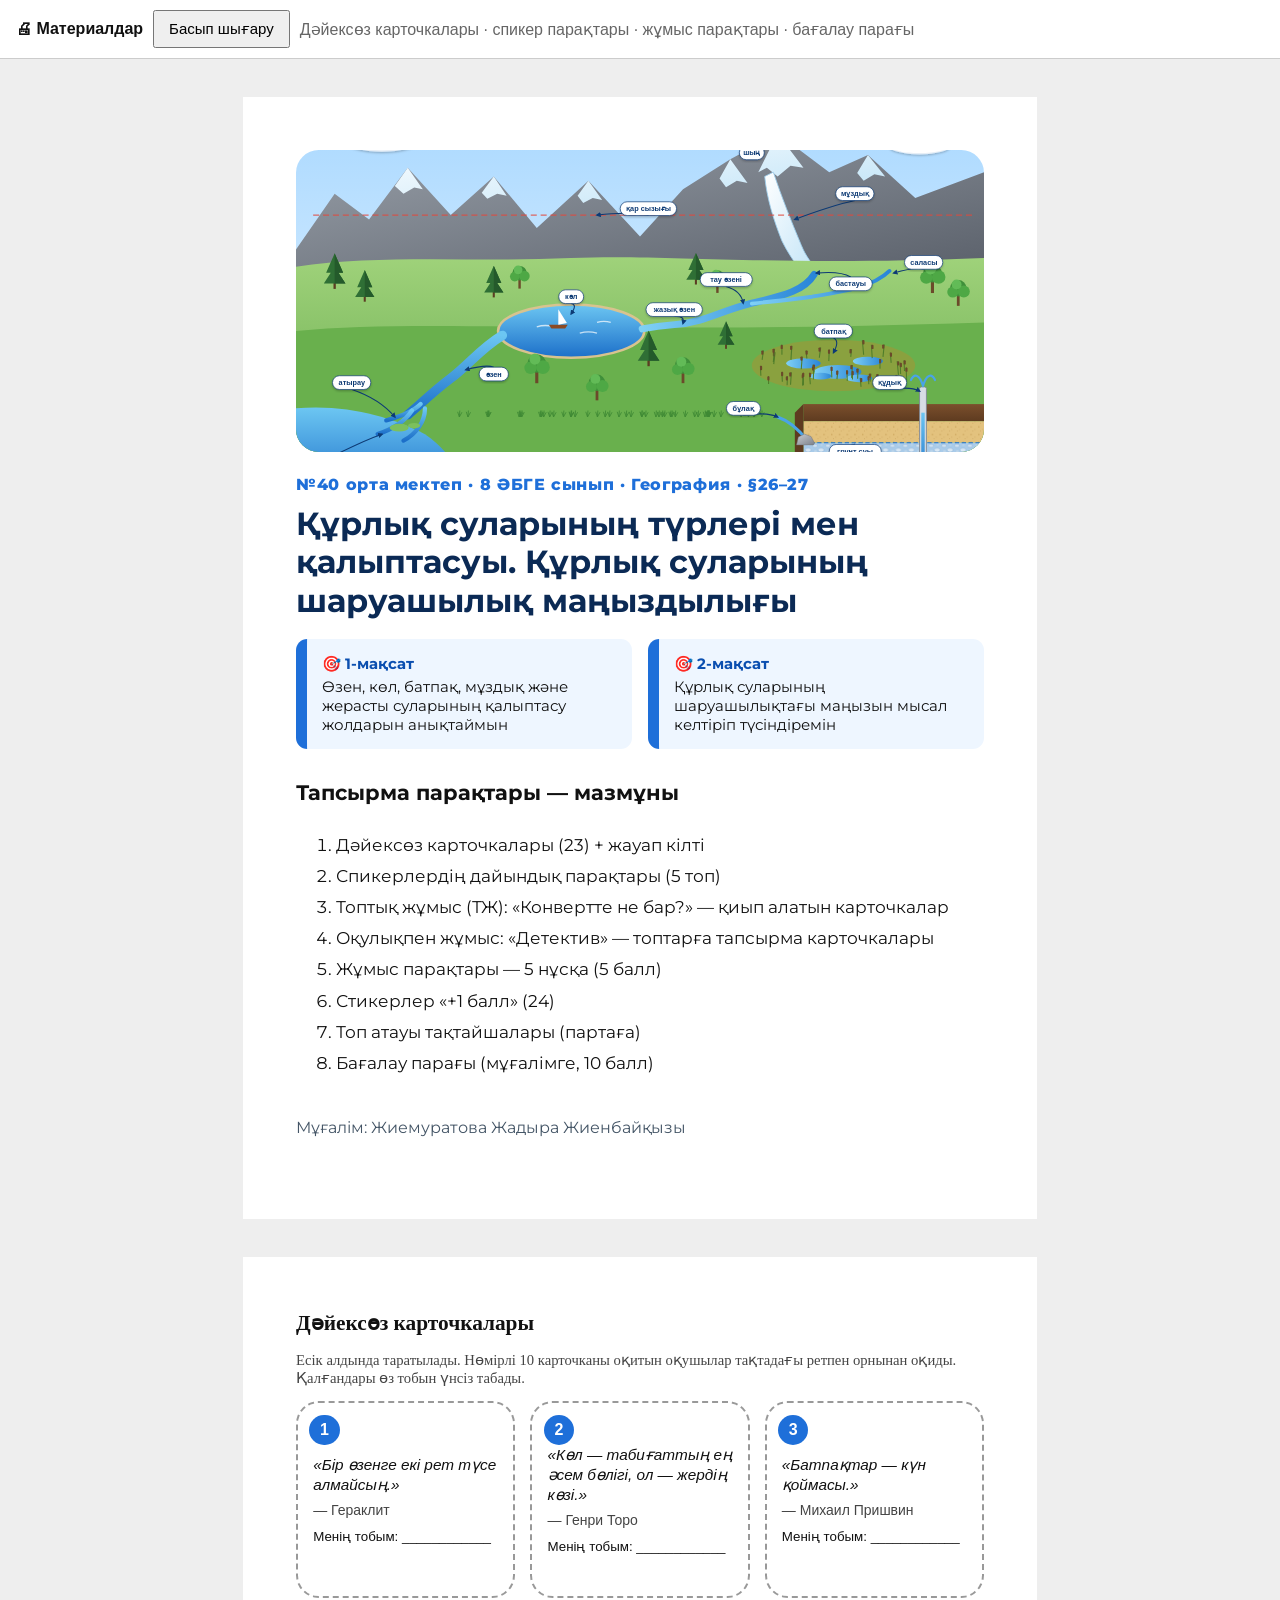
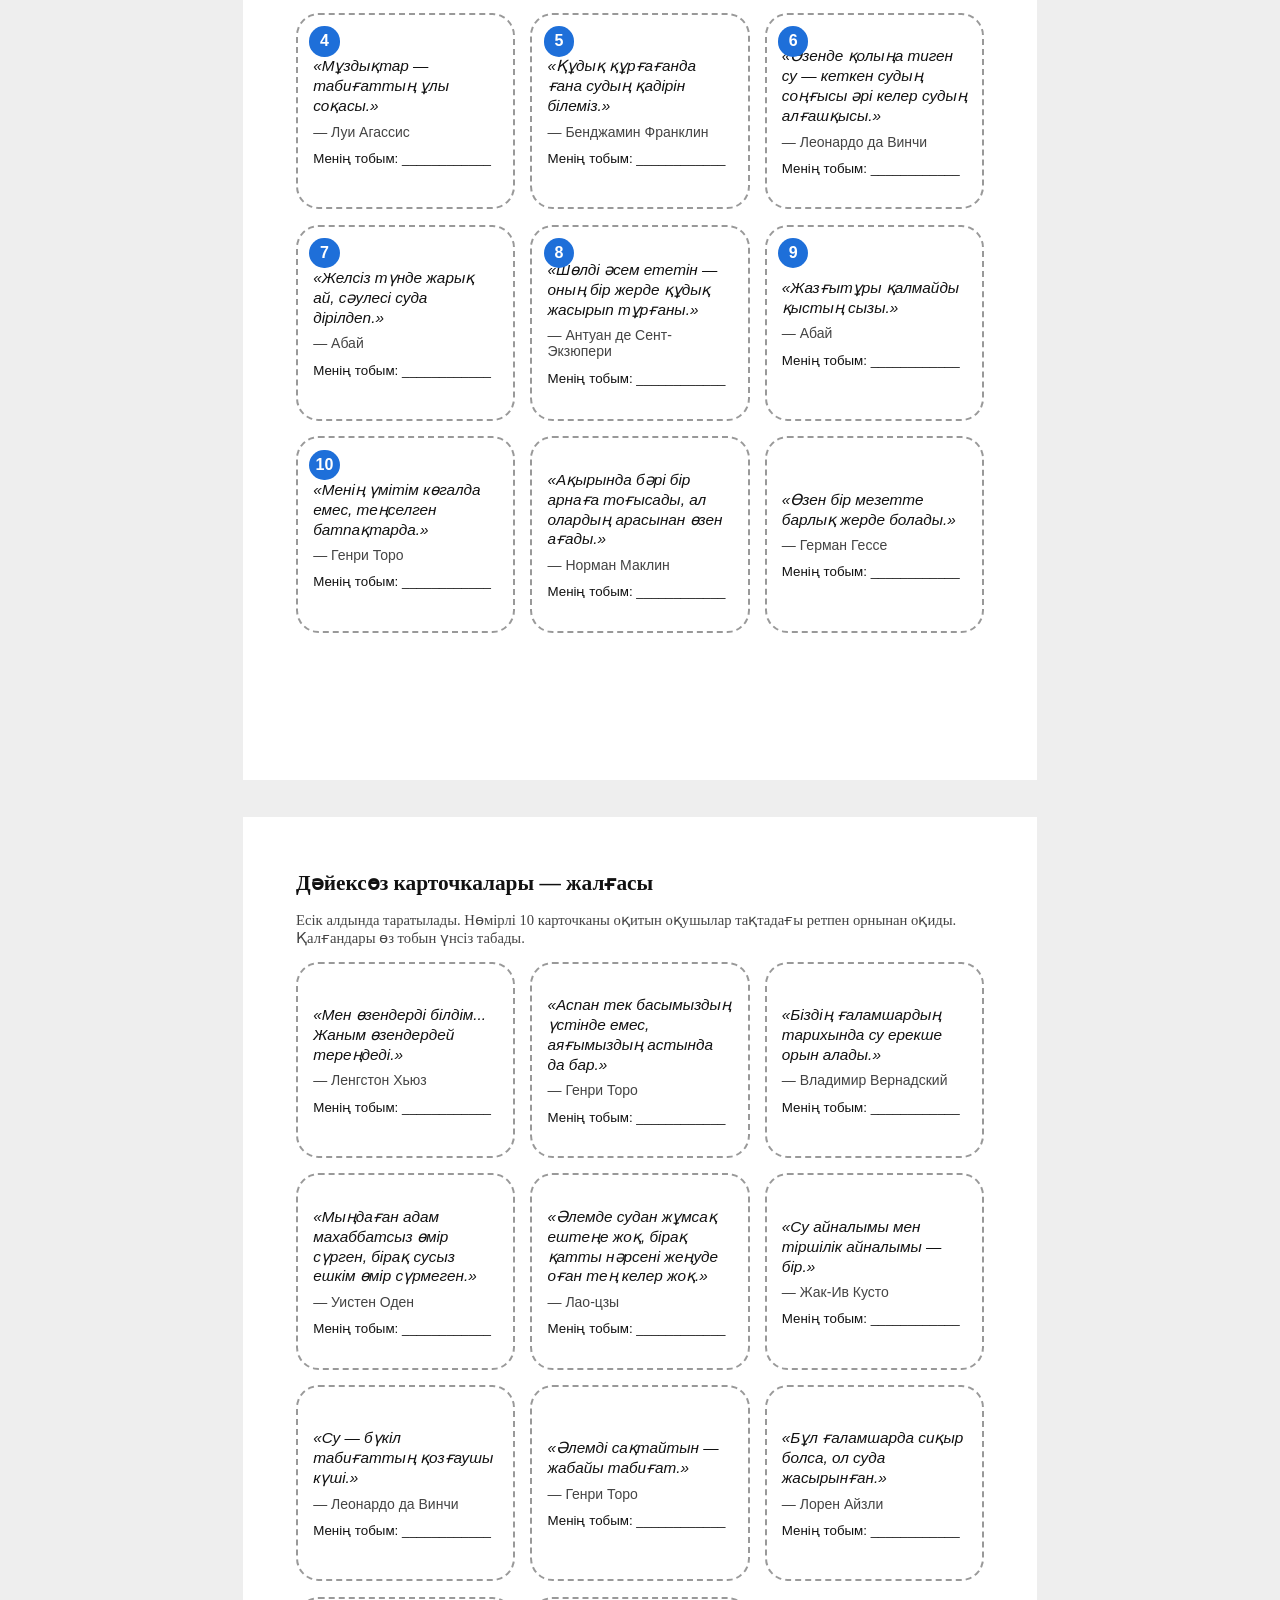
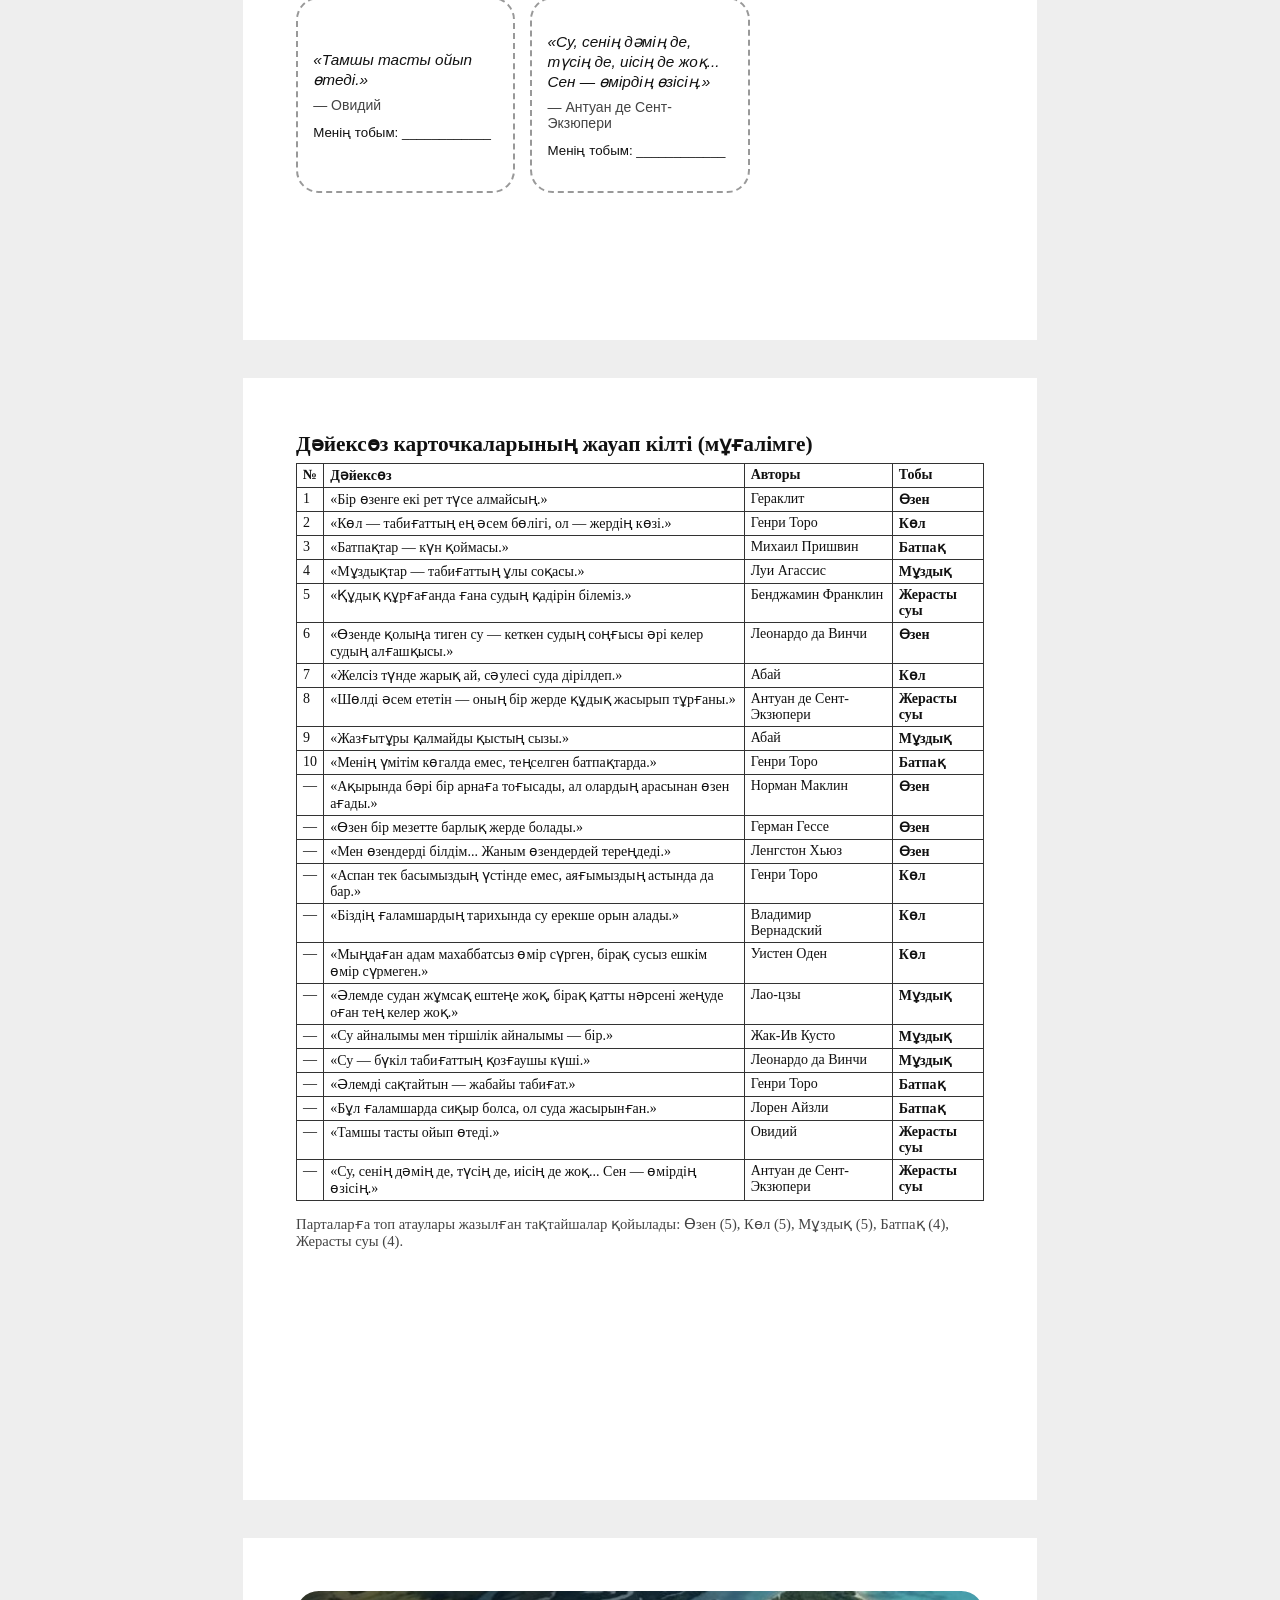
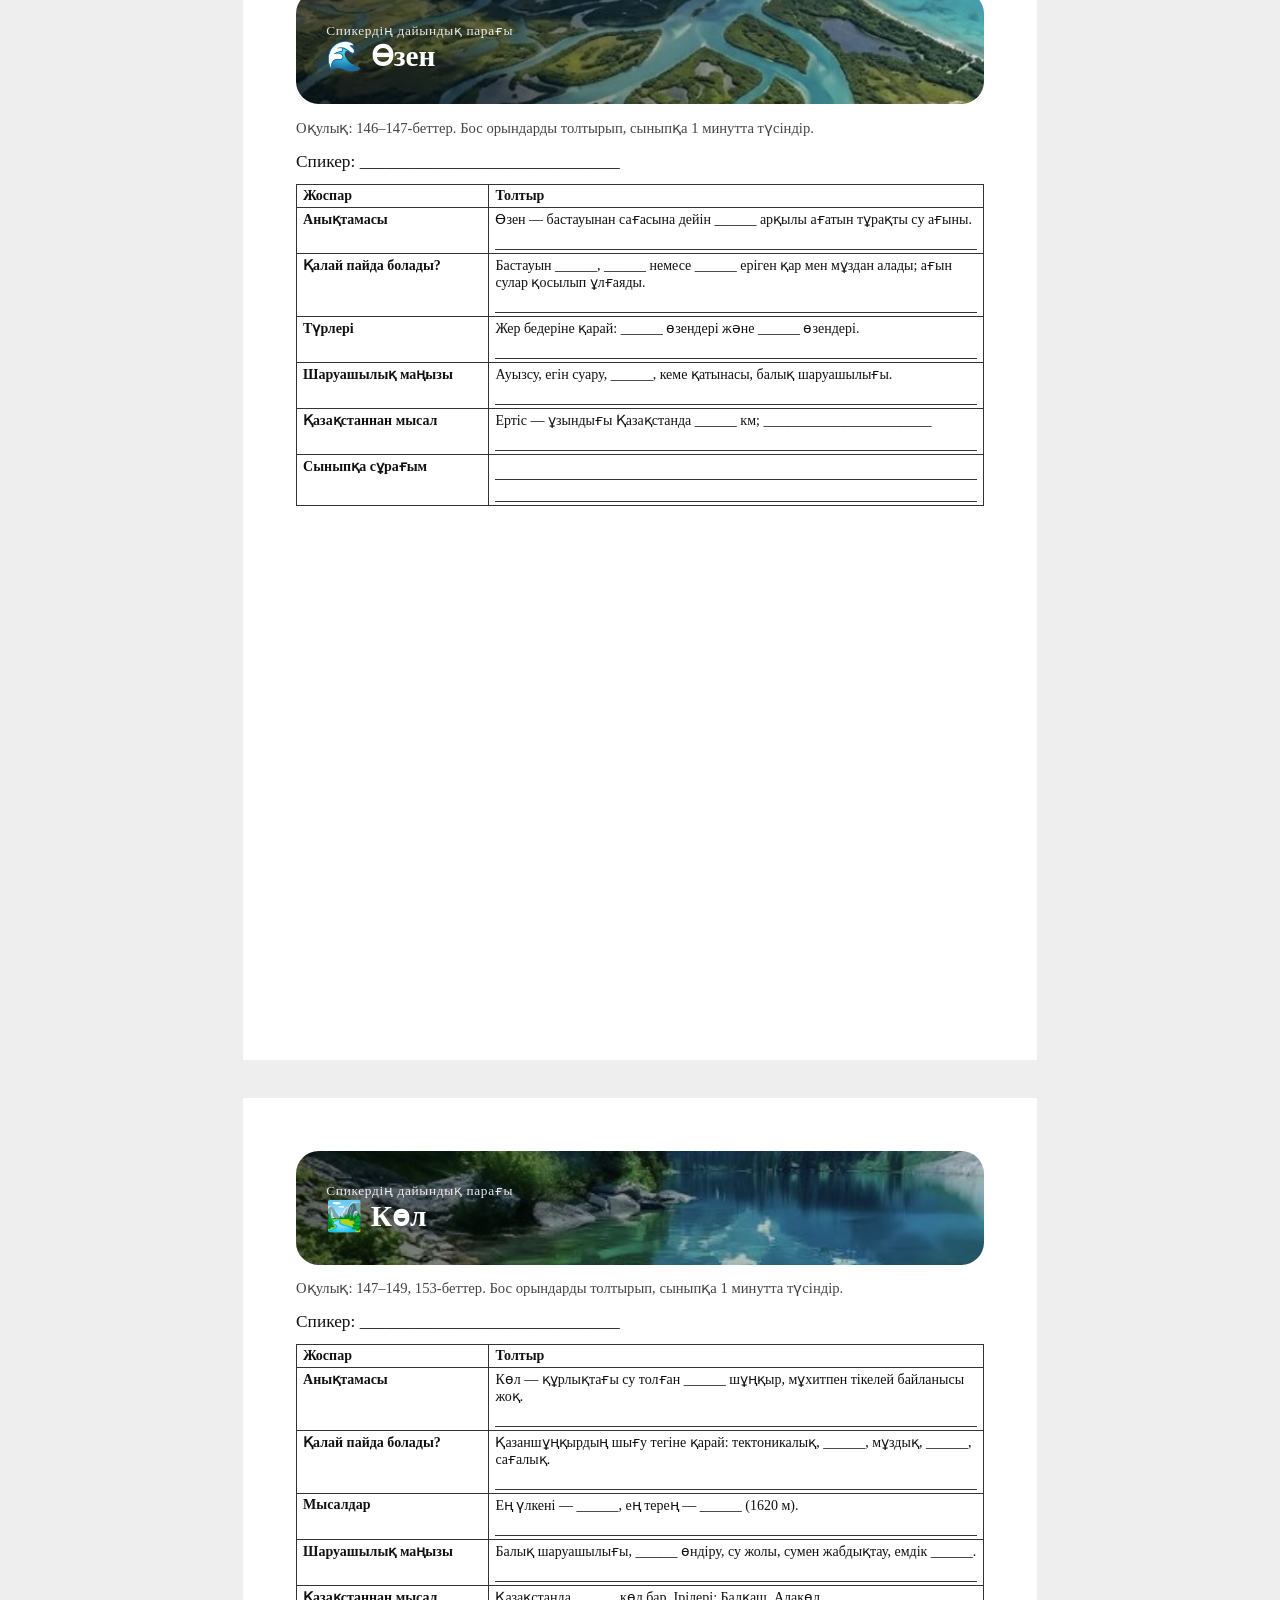
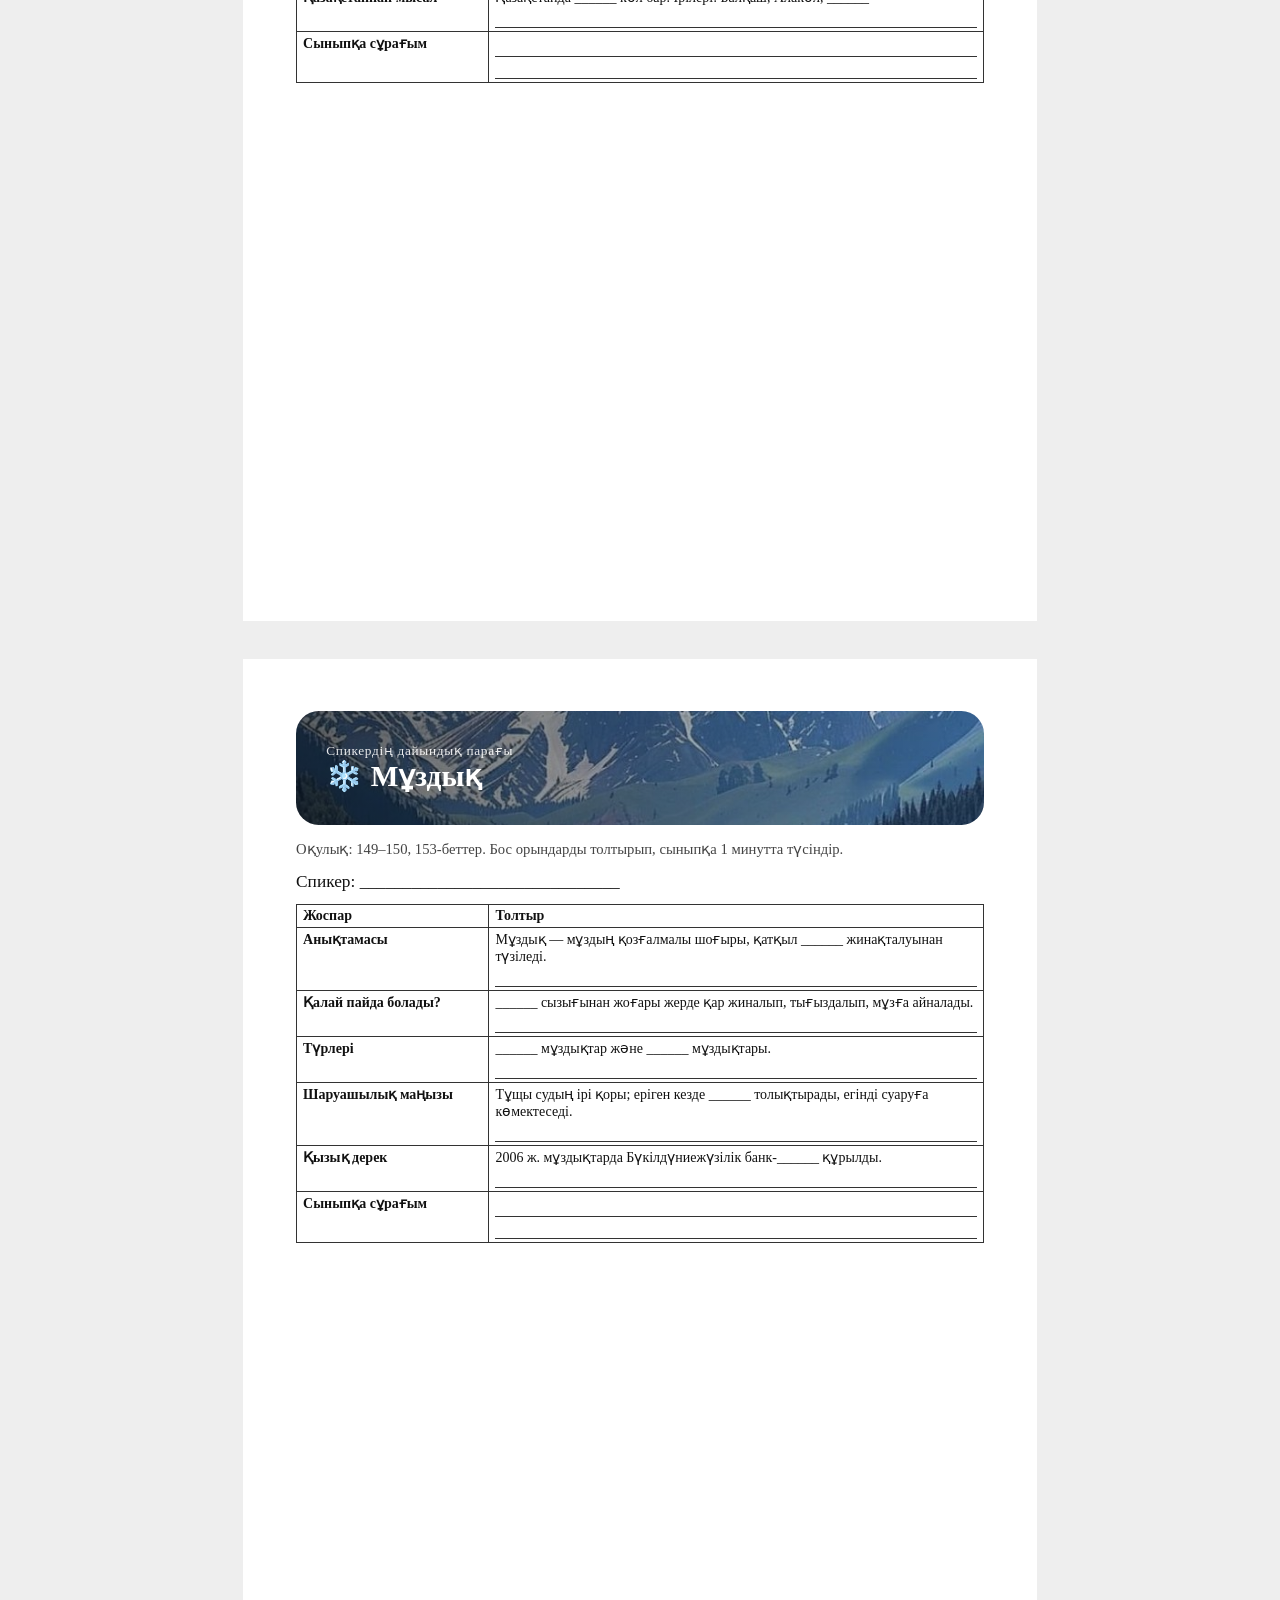
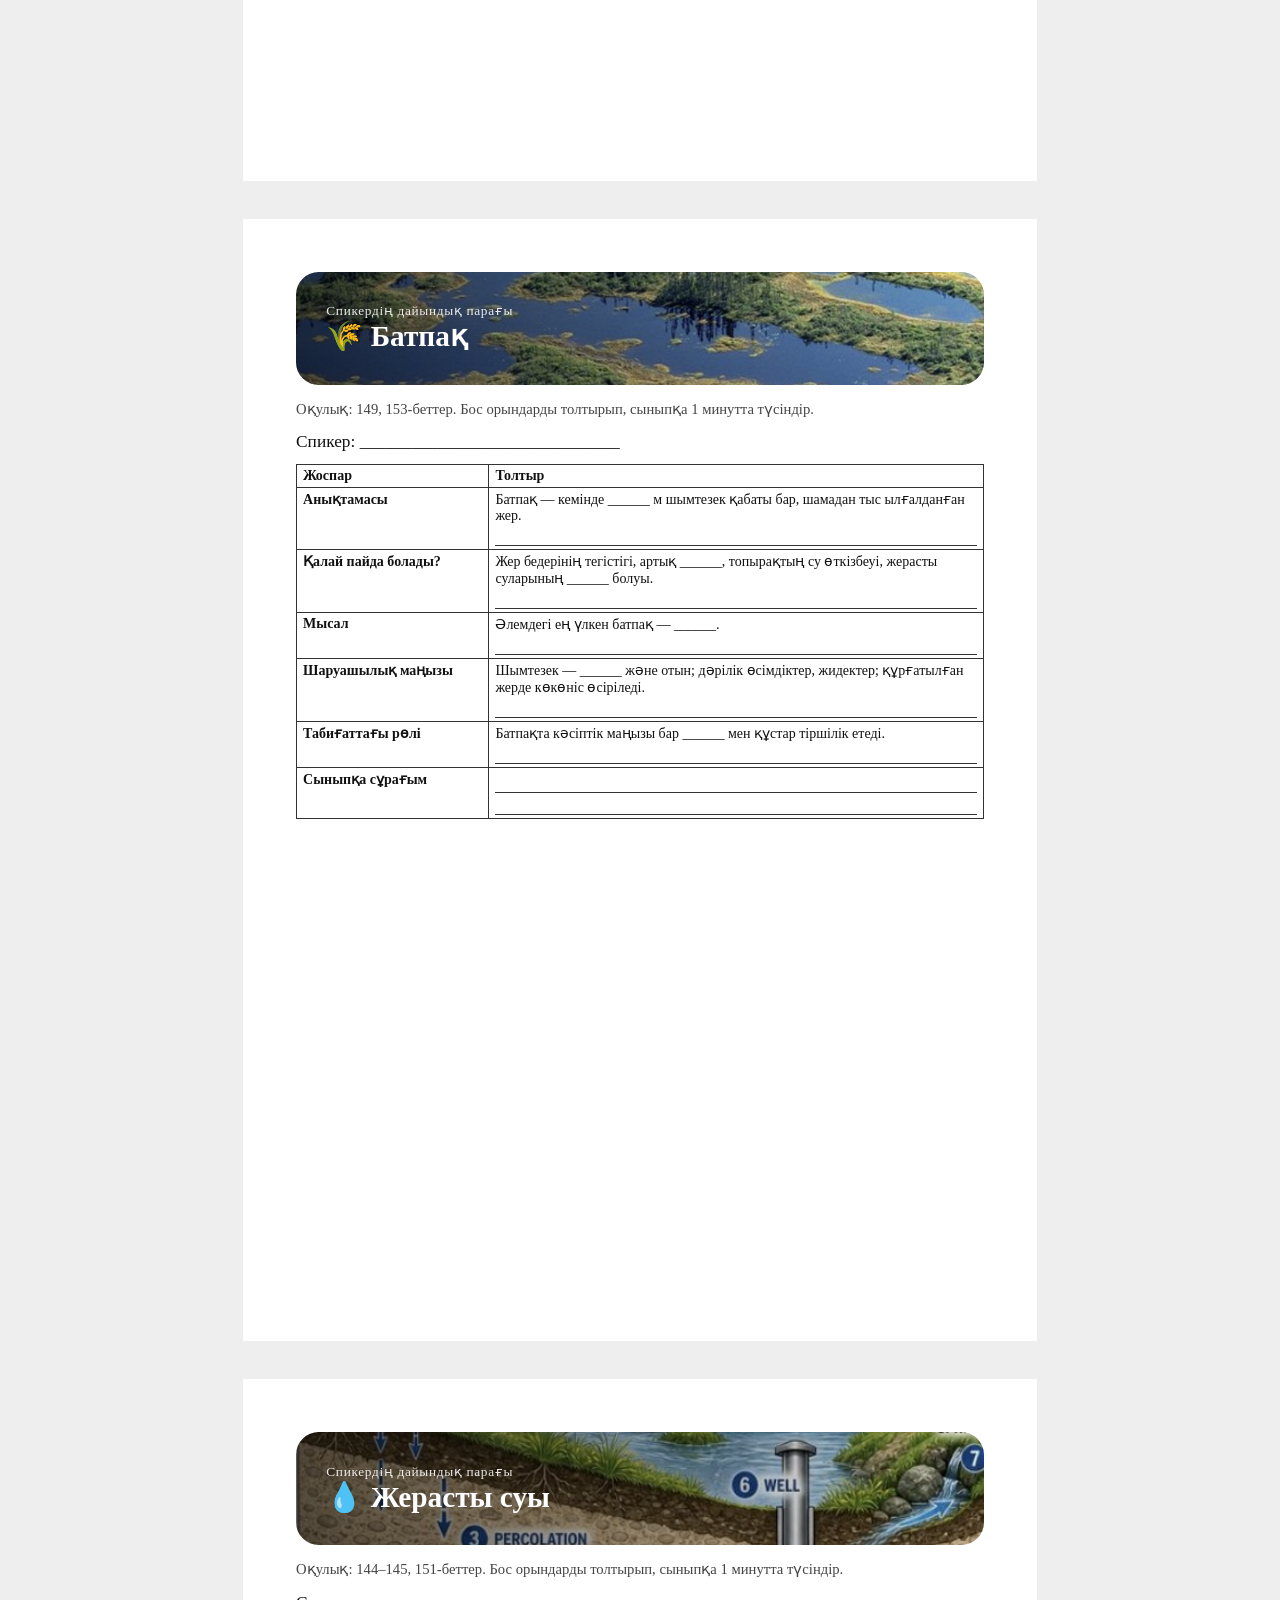
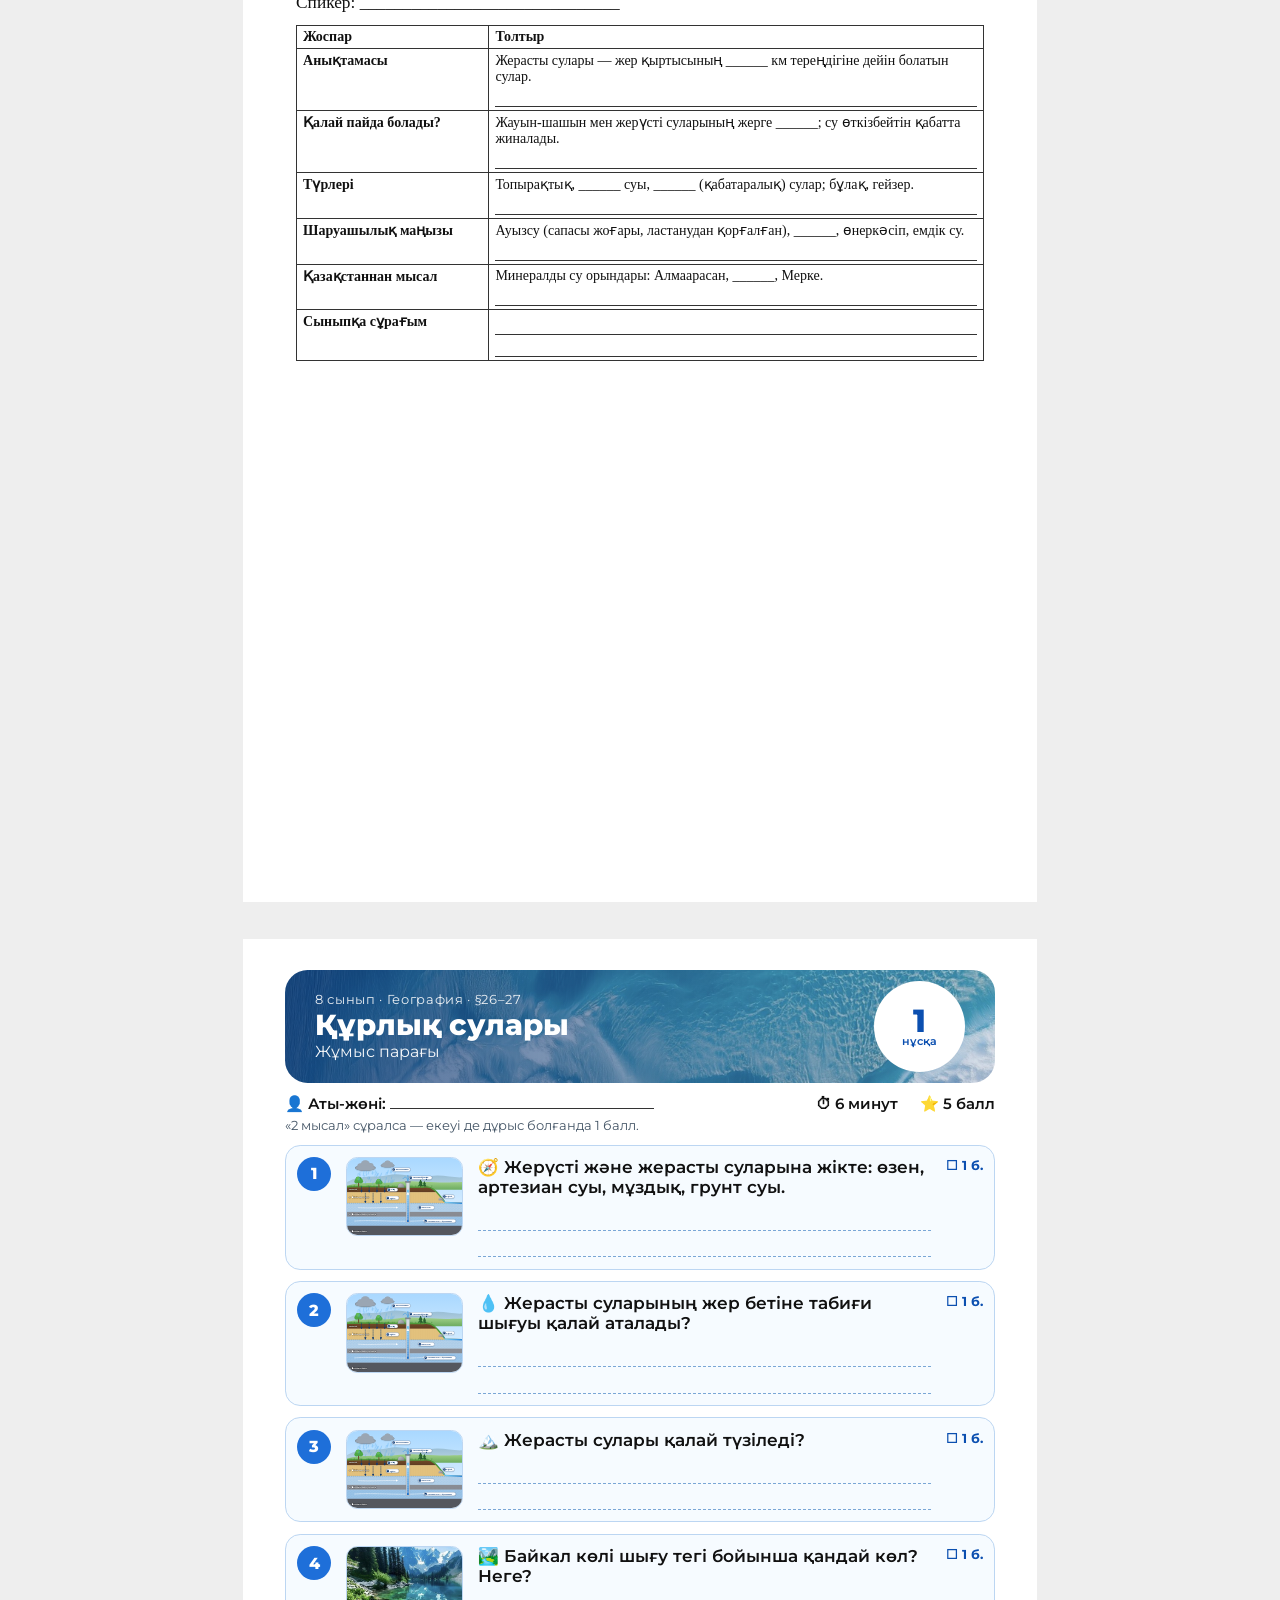
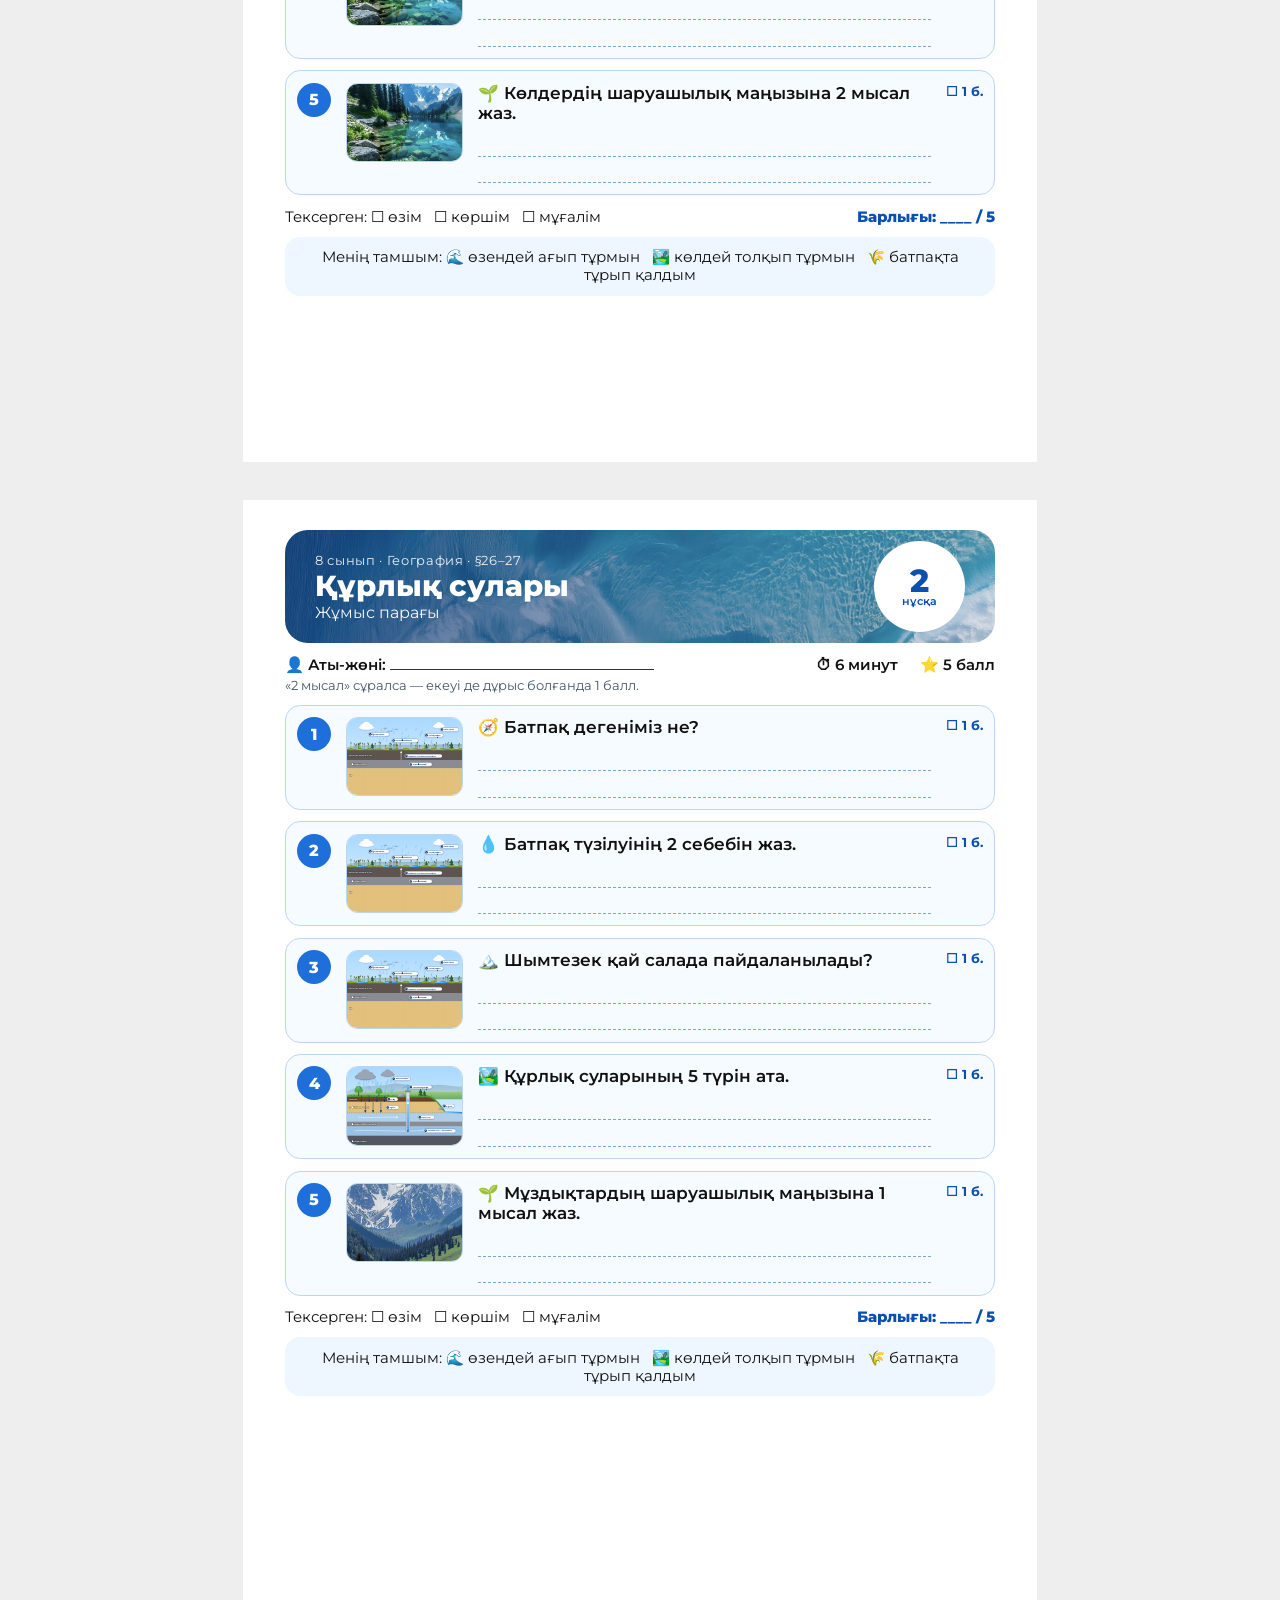
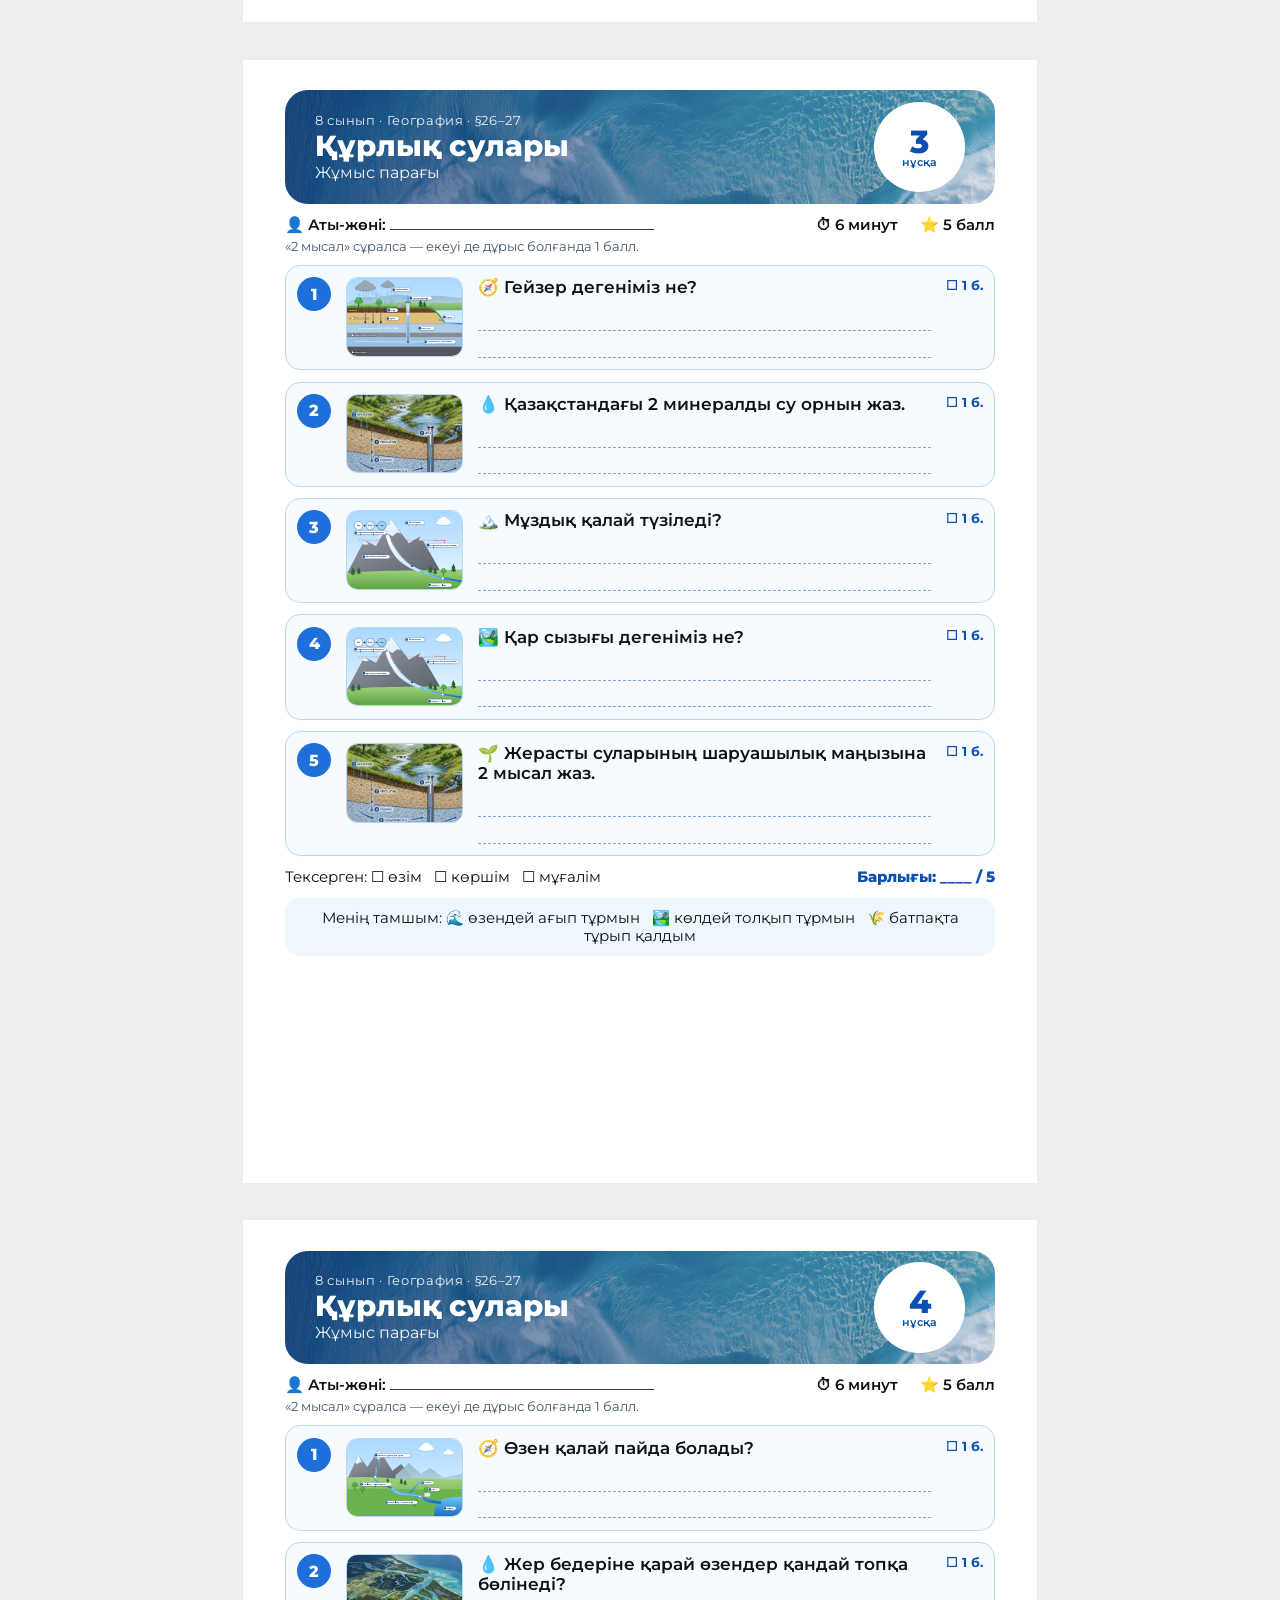
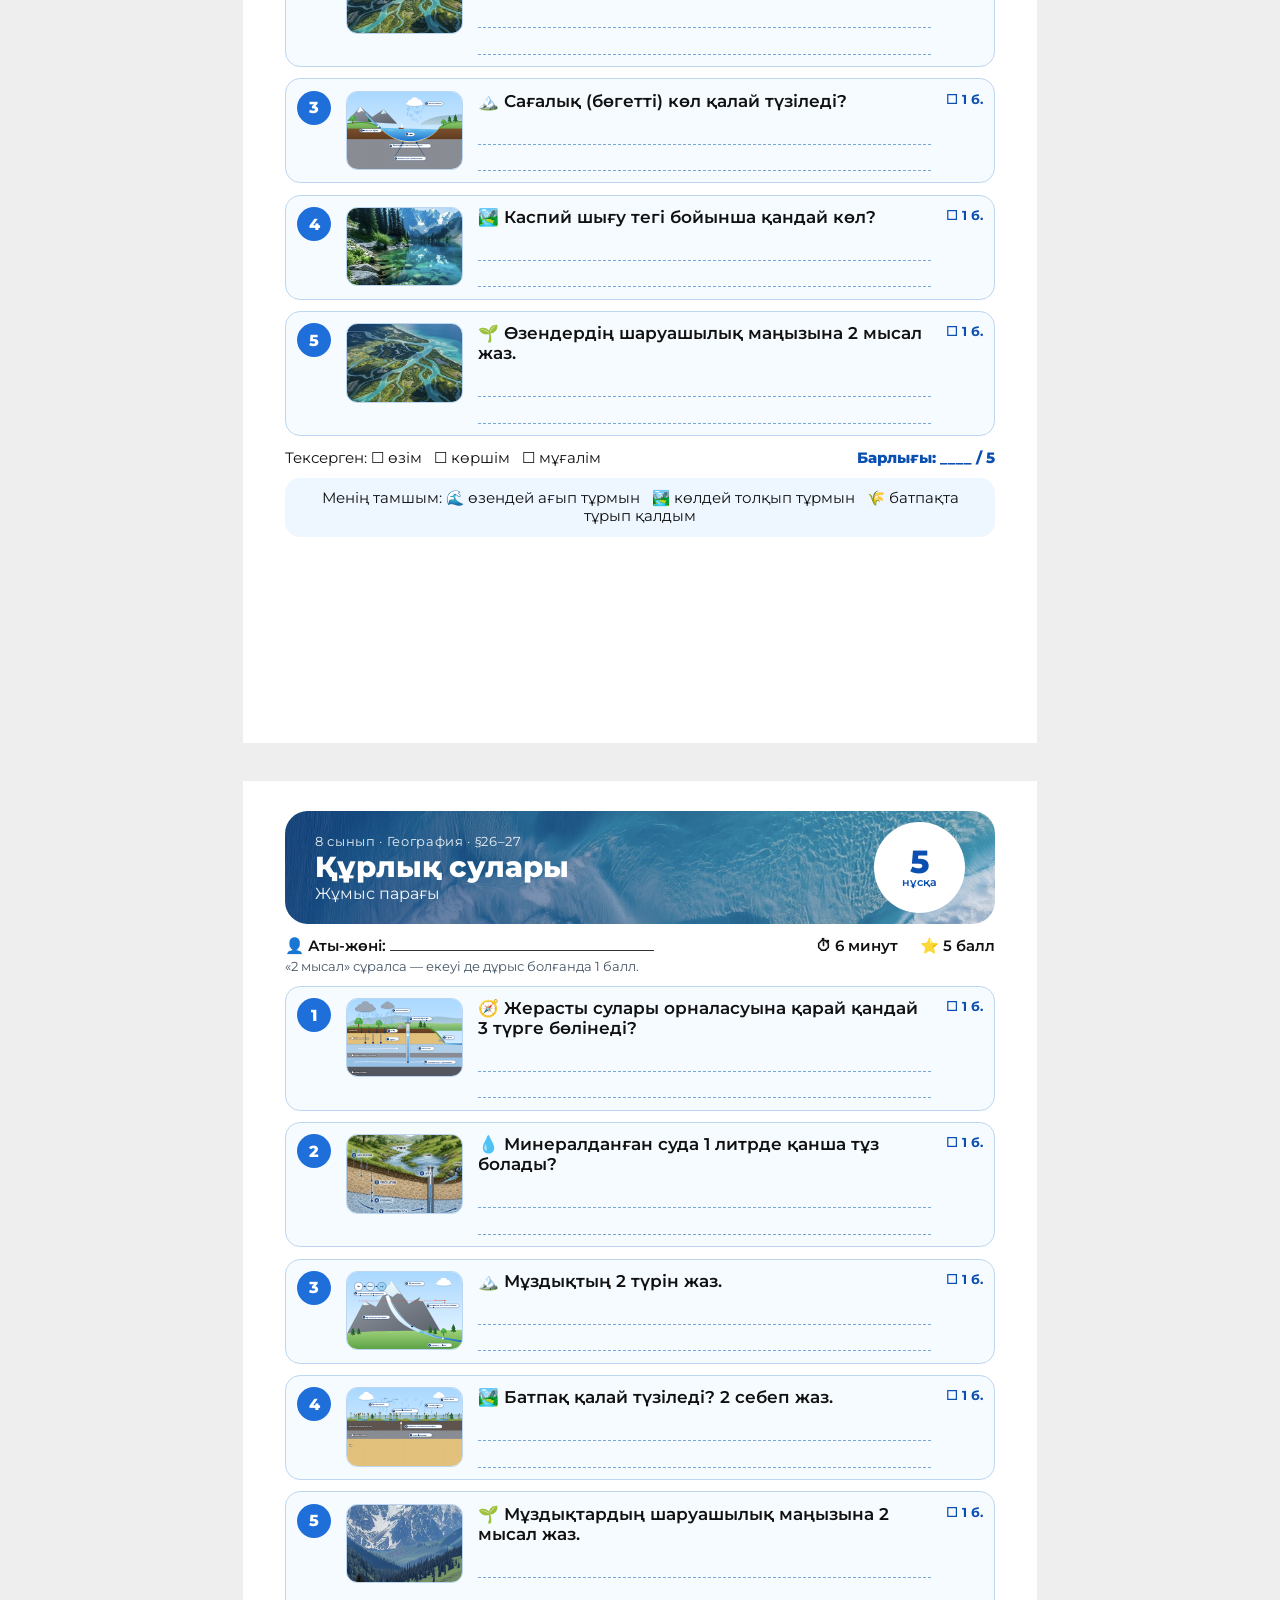
<file: print.html>
<!DOCTYPE html>
<html lang="kk">
<head>
<meta charset="UTF-8">
<title>Басып шығаратын материалдар — Құрлық сулары</title>
<link href="https://fonts.googleapis.com/css2?family=Montserrat:wght@500;600;700;800&display=swap" rel="stylesheet">
<style>
*{box-sizing:border-box}
body{font-family:"Times New Roman",serif;color:#111;margin:0;background:#eee}
.bar{position:sticky;top:0;background:#fff;padding:10px 16px;border-bottom:1px solid #ccc;font-family:Arial,sans-serif;display:flex;gap:10px;align-items:center}
.bar button{padding:8px 14px;font-size:15px;cursor:pointer}
.page{width:210mm;min-height:297mm;margin:10mm auto;background:#fff;padding:14mm;page-break-after:always}
h1{font-size:20pt;margin:0 0 6px}h2{font-size:16pt;margin:0 0 6px}
p,li,td,th{font-size:13pt}
.cards{display:grid;grid-template-columns:repeat(3,1fr);gap:6mm}
.qc{border:2px dashed #999;border-radius:6mm;height:58mm;padding:5mm;position:relative;display:flex;flex-direction:column;justify-content:center;font-family:Arial,sans-serif}.qn{position:absolute;top:3mm;left:3mm;width:8mm;height:8mm;border-radius:50%;background:#1e6fd9;color:#fff;display:flex;align-items:center;justify-content:center;font-weight:700;-webkit-print-color-adjust:exact;print-color-adjust:exact}.qq{font-size:12.5pt;font-style:italic;line-height:1.3}.qa{font-size:10.5pt;color:#444;margin-top:2mm}.qh{font-size:10pt;margin-top:3mm}
.drop{border:2px dashed #999;border-radius:10mm;height:58mm;display:flex;flex-direction:column;align-items:center;justify-content:center;color:#fff;font-family:Arial,sans-serif}
.drop .i{font-size:34pt}.drop .n{font-size:18pt;font-weight:700}
table{border-collapse:collapse;width:100%}
td,th{border:1px solid #333;padding:6px 8px;vertical-align:top;text-align:left}
.line{border-bottom:1px solid #333;height:22px}
.name{margin:6px 0 12px;font-size:13pt}
.small{font-size:11pt;color:#444}
.ws{border:1px solid #333;padding:8mm;margin-bottom:6mm;page-break-inside:avoid}
.ws-page{font-family:Montserrat,Arial,sans-serif;padding:10mm 12mm}
.ws-banner{height:38mm;border-radius:6mm;background:linear-gradient(90deg,rgba(6,50,110,.75),rgba(6,50,110,.15)),url(bg.jpg) center/cover;color:#fff;display:flex;justify-content:space-between;align-items:center;padding:0 8mm;-webkit-print-color-adjust:exact;print-color-adjust:exact}
.ws-k{font-size:10pt;opacity:.9;letter-spacing:.05em}.ws-t{font-size:26pt;font-weight:800}.ws-s{font-size:12pt;opacity:.95}
.ws-v{background:#fff;color:#0b4fb0;border-radius:50%;width:24mm;height:24mm;display:flex;flex-direction:column;align-items:center;justify-content:center;font-size:24pt;font-weight:800;line-height:1}.ws-v small{font-size:8pt;font-weight:600}
.ws-meta{display:flex;gap:6mm;margin:5mm 0;font-size:11.5pt;font-weight:600}.ws-meta div:first-child{flex:1}.ws-l{display:inline-block;width:70mm;border-bottom:1px solid #333}
.ws-task{display:flex;gap:4mm;align-items:flex-start;border:1.5px solid #bcd6f2;border-radius:4mm;padding:4mm;margin-bottom:4mm;background:#f6fbff;-webkit-print-color-adjust:exact;print-color-adjust:exact}
.ws-n{flex:none;width:9mm;height:9mm;border-radius:50%;background:#1e6fd9;color:#fff;font-weight:800;display:flex;align-items:center;justify-content:center;-webkit-print-color-adjust:exact;print-color-adjust:exact}
.ws-b{flex:1}.ws-q{font-size:12.5pt;font-weight:600;margin-bottom:2mm}.ws-a{border-bottom:1px dashed #7aa7d6;height:8mm}
.ws-p{flex:none;font-size:10pt;color:#0b4fb0;font-weight:700}
.ws-foot{display:flex;justify-content:space-between;font-size:11.5pt;margin-top:3mm}.ws-sum{font-weight:800;color:#0b4fb0}
.ws-self{margin-top:4mm;text-align:center;font-size:11pt;background:#eef6ff;border-radius:4mm;padding:3mm;-webkit-print-color-adjust:exact;print-color-adjust:exact}
.cut{display:grid;grid-template-columns:repeat(3,1fr);gap:4mm;margin-top:6mm}.cutc{border:2px dashed;border-radius:3mm;height:28mm;display:flex;align-items:center;justify-content:center;text-align:center;padding:3mm;font-family:Arial,sans-serif;font-size:13pt;font-weight:600}
.stick{display:grid;grid-template-columns:1fr 1fr;gap:5mm}.stick div{border:2px solid #333;border-radius:4mm;height:95mm;padding:4mm;font-family:Arial,sans-serif;font-size:14pt}
.ws-img{flex:none;width:34mm;height:23mm;object-fit:cover;border-radius:3mm;border:1px solid #bcd6f2}
.cover{display:flex;flex-direction:column;font-family:Montserrat,Arial,sans-serif}
.cv-img{height:95mm;border-radius:6mm;background:center/cover;-webkit-print-color-adjust:exact;print-color-adjust:exact}
.cv-k{margin-top:6mm;color:#1e6fd9;font-weight:800;font-size:12pt;letter-spacing:.04em}
.cv-t{font-size:24pt;line-height:1.2;margin:3mm 0 5mm;color:#0b2a55}
.cv-g{display:grid;grid-template-columns:1fr 1fr;gap:4mm}.cv-g div{background:#eef6ff;border-left:3mm solid #1e6fd9;border-radius:3mm;padding:4mm;font-size:11.5pt;-webkit-print-color-adjust:exact;print-color-adjust:exact}.cv-g b{display:block;color:#0b4fb0;margin-bottom:1mm}
.cv-l{font-size:13pt;line-height:1.8}.cv-s{margin-top:auto;color:#456;font-size:12pt}
.bk-card{display:flex;gap:5mm;border:2.5px solid;border-radius:5mm;padding:4mm;margin:5mm 0;page-break-inside:avoid;font-family:Montserrat,Arial,sans-serif}
.bk-img{flex:none;width:55mm;height:95mm;border-radius:4mm;background:center/cover;position:relative;-webkit-print-color-adjust:exact;print-color-adjust:exact}
.bk-img span{position:absolute;left:3mm;bottom:3mm;color:#fff;font-weight:800;font-size:12pt;padding:2mm 3mm;border-radius:3mm;-webkit-print-color-adjust:exact;print-color-adjust:exact}
.bk-body{flex:1}.bk-p{font-size:12pt;margin-bottom:2mm}.bk-q{font-size:11.5pt;margin-bottom:2mm}
.stk{display:grid;grid-template-columns:repeat(3,1fr);gap:7mm;margin-top:6mm;justify-items:center}
.sk{width:52mm;height:52mm;border-radius:50%;background:radial-gradient(circle at 35% 30%,#fff,var(--c) 75%);border:2mm solid var(--c);display:flex;align-items:center;justify-content:center;box-shadow:inset 0 0 0 1.2mm #fff;-webkit-print-color-adjust:exact;print-color-adjust:exact;font-family:Montserrat,Arial,sans-serif}
.sk-in{text-align:center;color:#fff;text-shadow:0 1px 3px rgba(0,0,0,.35)}.sk-d{font-size:20pt}.sk-p{font-size:30pt;font-weight:900;line-height:1}.sk-b{font-size:11pt;font-weight:800}.sk-w{font-size:10pt;font-weight:800;margin-top:1mm;background:rgba(255,255,255,.9);color:var(--c);text-shadow:none;border-radius:3mm;padding:.5mm 2mm}
.tent{display:flex;flex-direction:column;justify-content:space-between;padding:10mm}
.tn{height:125mm;border:3px solid var(--c);border-radius:6mm;overflow:hidden;display:flex;flex-direction:column;align-items:center;justify-content:flex-end;position:relative;font-family:Montserrat,Arial,sans-serif;-webkit-print-color-adjust:exact;print-color-adjust:exact}
.tn-img{position:absolute;inset:0;background:center/cover}
.tn-t,.tn-s{position:relative;background:rgba(255,255,255,.92);color:var(--c);padding:2mm 8mm;border-radius:5mm;font-weight:900}
.tn-t{font-size:44pt;margin-bottom:3mm}.tn-s{font-size:15pt;margin-bottom:8mm;font-weight:700}
.tn.rot{transform:rotate(180deg)}.tn-fold{text-align:center;color:#888;font-size:10pt}
.page{box-sizing:border-box}
.cv-img{height:80mm!important}.cv-s{margin-top:6mm!important}
.cards{gap:4mm!important}.qc{height:52mm!important;padding:4mm!important}.qq{font-size:11.5pt!important}
.page table td,.page table th{font-size:10.5pt;padding:3px 6px}
.ws-page{padding:8mm 11mm!important}.ws-banner{height:30mm!important}.ws-t{font-size:22pt!important}
.ws-task{padding:3mm!important;margin-bottom:3mm!important}.ws-a{height:7mm!important}.ws-img{height:21mm!important;width:31mm!important}
.ws-meta{margin:3mm 0!important}.ws-self{margin-top:3mm!important}
@media print{.page{height:297mm;overflow:hidden}body{background:#fff}.bar{display:none}.page{margin:0;width:auto;min-height:auto}}
</style>
</head>
<body>
<div class="bar"><b>🖨 Материалдар</b><button onclick="print()">Басып шығару</button><span style="color:#666">Дәйексөз карточкалары · спикер парақтары · жұмыс парақтары · бағалау парағы</span></div>
<div id="out"></div>
<script src="data.js"></script>
<script>
const G=id=>GROUPS.find(g=>g.id===id);let h="";
// 0. Мұқаба және мазмұны
h+=`<div class="page cover"><div class="cv-img" style="background-image:url(img/panorama.svg)"></div>
<div class="cv-k">${LESSON.school} · ${LESSON.cls} · География · §26–27</div>
<h1 class="cv-t">${LESSON.topic}</h1>
<div class="cv-g"><div><b>🎯 1-мақсат</b>${LESSON.goals[0]}</div><div><b>🎯 2-мақсат</b>${LESSON.goals[1]}</div></div>
<h2 style="margin-top:8mm">Тапсырма парақтары — мазмұны</h2>
<ol class="cv-l"><li>Дәйексөз карточкалары (23) + жауап кілті</li><li>Спикерлердің дайындық парақтары (5 топ)</li><li>Топтық жұмыс (ТЖ): «Конвертте не бар?» — қиып алатын карточкалар</li><li>Оқулықпен жұмыс: «Детектив» — топтарға тапсырма карточкалары</li><li>Жұмыс парақтары — 5 нұсқа (5 балл)</li><li>Стикерлер «+1 балл» (24)</li><li>Топ атауы тақтайшалары (партаға)</li><li>Бағалау парағы (мұғалімге, 10 балл)</li></ol>
<div class="cv-s">Мұғалім: ${LESSON.teacher}</div></div>`;
// 1. Дәйексөз карточкалары (23) — түссіз, су атауы жоқ
const allQ=[...QUOTES.map((q,i)=>({...q,n:i+1})),...QUOTES_REST.map(q=>({...q,n:""}))];
for(let p=0;p<allQ.length;p+=12){h+=`<div class="page"><h2>Дәйексөз карточкалары ${p?"— жалғасы":""}</h2><p class="small">Есік алдында таратылады. Нөмірлі 10 карточканы оқитын оқушылар тақтадағы ретпен орнынан оқиды. Қалғандары өз тобын үнсіз табады.</p><div class="cards">`+
allQ.slice(p,p+12).map(q=>`<div class="qc">${q.n?`<span class="qn">${q.n}</span>`:""}<div class="qq">«${q.q}»</div><div class="qa">— ${q.a}</div><div class="qh">Менің тобым: ____________</div></div>`).join("")+`</div></div>`;}
// Жауап кілті (мұғалімге)
h+=`<div class="page"><h2>Дәйексөз карточкаларының жауап кілті (мұғалімге)</h2><table><tr><th>№</th><th>Дәйексөз</th><th>Авторы</th><th>Тобы</th></tr>${allQ.map((q,i)=>`<tr><td>${q.n||"—"}</td><td>«${q.q}»</td><td>${q.a}</td><td><b>${G(q.g).name}</b></td></tr>`).join("")}</table>
<p class="small">Парталарға топ атаулары жазылған тақтайшалар қойылады: Өзен (5), Көл (5), Мұздық (5), Батпақ (4), Жерасты суы (4).</p></div>`;
// 2. Спикерлердің дайындық парақтары
GROUPS.forEach(g=>{const s=SPEAKERS[g.id];h+=`<div class="page"><div class="ws-banner" style="height:34mm;background:linear-gradient(90deg,rgba(0,0,0,.6),rgba(0,0,0,.05)),url(${g.img}) center/cover"><div><div class="ws-k">Спикердің дайындық парағы</div><div class="ws-t">${g.icon} ${g.name}</div></div></div>
<p class="small">Оқулық: ${s.pages}-беттер. Бос орындарды толтырып, сыныпқа 1 минутта түсіндір.</p>
<div class="name">Спикер: ______________________________</div>
<table><tr><th style="width:28%">Жоспар</th><th>Толтыр</th></tr>${s.plan.map(r=>`<tr><td><b>${r[0]}</b></td><td>${r[1]}<div class="line"></div></td></tr>`).join("")}
<tr><td><b>Сыныпқа сұрағым</b></td><td><div class="line"></div><div class="line"></div></td></tr></table></div>`});
// 3. Жұмыс парақтары — әдемі дизайн
function wsType(q){q=q.toLowerCase();if(/жерасты|бұлақ|гейзер|минерал|артезиан/.test(q))return"zherasty";if(/батпақ|шымтезек|васюган/.test(q))return"batpak";if(/мұздық|қар сызығы/.test(q))return"muzdyk";if(/көл|байкал|каспий/.test(q))return"kol";if(/өзен|еңістіг/.test(q)&&!/жерасты/.test(q))return"ozen";return"zherasty"}
function wsPic(q){const g=wsType(q);const d=/қалай|түзіл|түр|пайда|жікте|себеб|дегеніміз/.test(q.toLowerCase());return `<img class="ws-img" src="img/${d?"d_"+g+".svg":g+".jpg"}">`}
const WS_IC=["🧭","💧","🏔️","🏞️","🌱"];
WORKSHEETS.forEach(w=>{h+=`<div class="page ws-page"><div class="ws-banner"><div><div class="ws-k">8 сынып · География · §26–27</div><div class="ws-t">Құрлық сулары</div><div class="ws-s">Жұмыс парағы</div></div><div class="ws-v">${w.n}<small>нұсқа</small></div></div>
<div class="ws-meta"><div>👤 Аты-жөні: <span class="ws-l"></span></div><div>⏱ 6 минут</div><div>⭐ 5 балл</div></div><div style="font-size:10pt;color:#456;margin:-2mm 0 3mm">«2 мысал» сұралса — екеуі де дұрыс болғанда 1 балл.</div>
${w.tasks.map((t,i)=>`<div class="ws-task"><div class="ws-n">${i+1}</div>${wsPic(t[0])}<div class="ws-b"><div class="ws-q">${WS_IC[i]} ${t[0]}</div><div class="ws-a"></div><div class="ws-a"></div></div><div class="ws-p">☐ 1 б.</div></div>`).join("")}
<div class="ws-foot"><div>Тексерген: ☐ өзім &nbsp; ☐ көршім &nbsp; ☐ мұғалім</div><div class="ws-sum">Барлығы: ____ / 5</div></div>
<div class="ws-self">Менің тамшым: 🌊 өзендей ағып тұрмын &nbsp; 🏞️ көлдей толқып тұрмын &nbsp; 🌾 батпақта тұрып қалдым</div></div>`});
// 3б. Топтық тапсырма: конверт карточкалары + жапсыру парағы
GROUPS.forEach(g=>{const c=GROUP_TASK.cards[g.id];const all=[...c.f,...c.u,...c.x].sort((a,b)=>a.length%3-b.length%3);
h+=`<div class="page"><div class="ws-banner" style="height:28mm"><div><div class="ws-t" style="font-size:22pt">✉️ Конвертте не бар? — «${g.name}» тобы</div><div class="ws-s">Қиып алып, конвертке салыңыз</div></div></div>
<div class="cut">${all.map(x=>`<div class="cutc" style="border-color:${g.color}">${x}</div>`).join("")}</div>
<h2 style="margin-top:10mm">Топтың парағы: «${g.name}»</h2><p class="small">Өз суларыңа қатысты карточкаларды бағандарға жапсырыңдар. 2 карточка — артық!</p>
<div class="stick"><div><b>🧭 Қалыптасуы</b></div><div><b>🏭 Шаруашылық маңызы</b></div></div></div>`});
// 3в. Оқулықпен жұмыс — «Детектив» топ карточкалары
GROUPS.forEach((g,gi)=>{const r=BOOK_TASK.rows[g.id];
if(gi%2===0)h+=`<div class="page"><h2>🕵️ Оқулықпен жұмыс: «Детектив» — топтарға карточка</h2><p class="small">Уақыты — 3 минут. Әр жол — 1 балл, барлығы — 3 балл. Дәптерге жазыңдар.</p>`;
h+=`<div class="bk-card" style="border-color:${g.color}"><div class="bk-img" style="background-image:url(${g.img})"><span style="background:${g.color}">${g.icon} ${g.name} тобы</span></div>
<div class="bk-body"><div class="bk-p">📖 Оқулық, <b>${r[0]}-бет</b></div>
${BOOK_TASK.cols.map((c,k)=>`<div class="bk-q"><b>${c}</b> — 1 балл<div class="line"></div><div class="line"></div></div>`).join("")}</div></div>`;
if(gi%2===1||gi===GROUPS.length-1)h+=`</div>`;});
// 5. Стикерлер (наклейкалар) — 1 балл
const WORDS=["Жарайсың!","Керемет!","Тамаша!","Білгір тамшы","Су маманы","Дұп-дұрыс!","Үздік жауап","Мықтысың!"];
for(let pg=0;pg<2;pg++){h+=`<div class="page"><h2>⭐ Стикерлер — «+1 балл» (тақтадағы сұрақ, спикер, сұрақ қойған оқушы)</h2><p class="small">Дөңгелек наклейка қағазына басып шығарыңыз (диаметрі 40 мм). Барлығы — 24 стикер.</p><div class="stk">`+
Array.from({length:12},(_,i)=>{const g=GROUPS[(i+pg*2)%5];const w=WORDS[(i+pg*4)%WORDS.length];return `<div class="sk" style="--c:${g.color}"><div class="sk-in"><div class="sk-d">💧</div><div class="sk-p">+1</div><div class="sk-b">балл</div><div class="sk-w">${w}</div></div></div>`}).join("")+`</div></div>`;}
// 6. Топ атауы тақтайшалары (партаға)
GROUPS.forEach(g=>{h+=`<div class="page tent"><div class="tn" style="--c:${g.color}"><div class="tn-img" style="background-image:url(${g.img})"></div><div class="tn-t">${g.icon} ${g.name}</div><div class="tn-s">тобы · ${g.count} оқушы</div></div>
<div class="tn-fold">— — — бүктеу сызығы — — —</div><div class="tn rot" style="--c:${g.color}"><div class="tn-img" style="background-image:url(${g.img})"></div><div class="tn-t">${g.icon} ${g.name}</div><div class="tn-s">тобы · ${g.count} оқушы</div></div></div>`});
// 4. Бағалау парағы (мұғалімге)
h+=`<div class="page"><h1>Бағалау парағы (мұғалімге)</h1><p class="small">${LESSON.topic}</p>
<table><tr><th>№</th><th>Оқушы</th><th>Топ</th>${CRITERIA.map(c=>`<th>${c.name} (${c.max})</th>`).join("")}<th>Барлығы (10)</th></tr>
${Array.from({length:23},(_,i)=>`<tr><td>${i+1}</td><td style="width:35%"></td><td></td>${CRITERIA.map(()=>"<td></td>").join("")}<td></td></tr>`).join("")}</table></div>`;
document.getElementById("out").innerHTML=h;
</script>
</body>
</html>
</file>
<file: style.css>
*{box-sizing:border-box}
:root{--blue:#1e6fd9;--blue2:#0b4fb0;--ink:#13233a;--muted:#5d6f86;--line:#dbe6f3;--ok:#14a46c;--bad:#e2483d;--glass:rgba(255,255,255,.82)}
html,body{margin:0;min-height:100%}
body{font-family:"Montserrat","Segoe UI",Roboto,Arial,sans-serif;color:var(--ink);display:flex;flex-direction:column;min-height:100vh;
  background:#bfe6f5 url("bg.jpg") center/cover fixed no-repeat;overflow-x:hidden}
button{font:inherit;cursor:pointer}
.waves{position:fixed;left:0;right:0;bottom:0;height:160px;z-index:0;pointer-events:none}
.waves svg{position:absolute;bottom:0;width:200%;height:100%;animation:wave 14s linear infinite}
.waves svg:nth-child(2){animation-duration:22s;opacity:.6}
.waves svg:nth-child(3){animation-duration:30s;opacity:.4}
@keyframes wave{from{transform:translateX(0)}to{transform:translateX(-50%)}}
.bubbles span{position:fixed;bottom:-40px;border-radius:50%;background:radial-gradient(circle at 30% 30%,#fff,rgba(120,190,255,.35));z-index:0;pointer-events:none;animation:rise linear infinite}
@keyframes rise{to{transform:translateY(-115vh)}}
.top,main,.bottom,.modal{position:relative;z-index:2}
.top{display:flex;align-items:center;gap:16px;padding:10px 18px;background:var(--glass);backdrop-filter:blur(12px);border-bottom:1px solid rgba(255,255,255,.7);position:sticky;top:0;z-index:5;box-shadow:0 6px 24px rgba(20,70,140,.08)}
.brand{font-weight:800;white-space:nowrap;font-size:18px;background:linear-gradient(90deg,#0b4fb0,#21a0e8);-webkit-background-clip:text;background-clip:text;color:transparent}
#nav{display:flex;gap:4px;flex:1;overflow-x:auto;scrollbar-width:none}
#nav button{border:0;background:transparent;padding:7px 12px;border-radius:20px;color:var(--muted);font-size:13.5px;font-weight:600;white-space:nowrap;transition:.25s}
#nav button:hover{background:#e6f1ff}
#nav button.on{background:linear-gradient(135deg,#1e6fd9,#21a0e8);color:#fff;box-shadow:0 4px 14px rgba(30,111,217,.35)}
#nav button.done{color:var(--ink)}
.tools{display:flex;gap:6px}
.tools a,.tools button{border:0;background:#fff;border-radius:12px;padding:7px 11px;text-decoration:none;font-size:18px;box-shadow:0 2px 8px rgba(20,70,140,.1);transition:.2s}
.tools a:hover,.tools button:hover{transform:translateY(-2px)}
main{flex:1;padding:26px 34px 110px;max-width:1320px;width:100%;margin:0 auto;animation:enter .5s ease}
@keyframes enter{from{opacity:0;transform:translateY(16px)}to{opacity:1;transform:none}}
.bottom{position:fixed;bottom:0;left:0;right:0;display:flex;justify-content:space-between;align-items:center;padding:10px 18px;background:var(--glass);backdrop-filter:blur(12px);border-top:1px solid rgba(255,255,255,.7);z-index:5}
.bottom button{border:0;background:linear-gradient(135deg,#1e6fd9,#21a0e8);color:#fff;padding:11px 22px;border-radius:14px;font-size:16px;font-weight:700;box-shadow:0 6px 16px rgba(30,111,217,.3);transition:.2s}
.bottom button:hover{transform:translateY(-2px)}
.bottom span{color:var(--muted);font-weight:600}
.progress{position:absolute;top:0;left:0;height:4px;background:linear-gradient(90deg,#21a0e8,#14a46c);transition:width .5s}
h1{font-size:36px;margin:0 0 6px}
h2{font-size:30px;margin:0 0 4px;font-weight:800}
.sub{color:var(--muted);font-size:17px;margin-bottom:20px}
.time{display:inline-block;background:linear-gradient(135deg,#e2efff,#d3f3e6);color:var(--blue2);border-radius:20px;padding:3px 13px;font-size:14px;margin-left:10px;vertical-align:middle;font-weight:700}
.card{background:var(--glass);backdrop-filter:blur(10px);border:1px solid rgba(255,255,255,.9);border-radius:22px;padding:22px;box-shadow:0 10px 30px rgba(20,70,140,.1)}
.grid5{display:grid;grid-template-columns:repeat(5,1fr);gap:16px}
.grid3{display:grid;grid-template-columns:repeat(3,1fr);gap:16px}
.btn{border:0;background:linear-gradient(135deg,#1e6fd9,#21a0e8);color:#fff;padding:11px 20px;border-radius:14px;font-size:16px;font-weight:700;box-shadow:0 6px 16px rgba(30,111,217,.25);transition:.2s}
.btn:hover{transform:translateY(-2px)}
.btn.ghost{background:#fff;color:var(--blue);box-shadow:0 2px 8px rgba(20,70,140,.1)}
.btn.ok{background:linear-gradient(135deg,#14a46c,#3ccf8e);box-shadow:0 6px 16px rgba(20,164,108,.3)}
.row{display:flex;gap:12px;align-items:center;flex-wrap:wrap}
.hidden{display:none!important}
.title-page{text-align:center;padding-top:40px}
.title-page .meta{color:var(--muted);font-size:18px;line-height:1.7;font-weight:600}
.title-page h1{font-size:52px;max-width:960px;margin:22px auto;background:linear-gradient(90deg,#0b4fb0,#21a0e8,#14a46c);-webkit-background-clip:text;background-clip:text;color:transparent}
.hello{font-size:90px;animation:wavehand 2s ease-in-out infinite;display:inline-block;transform-origin:70% 70%}
@keyframes wavehand{0%,60%,100%{transform:rotate(0)}10%,30%{transform:rotate(14deg)}20%,40%{transform:rotate(-8deg)}}
.groups-strip{display:flex;justify-content:center;gap:14px;margin-top:30px;flex-wrap:wrap}
.gchip{border-radius:30px;padding:12px 22px;color:#fff;font-weight:700;font-size:19px;box-shadow:0 8px 20px rgba(0,0,0,.15);animation:pop .6s backwards}
.gchip:nth-child(2){animation-delay:.1s}.gchip:nth-child(3){animation-delay:.2s}.gchip:nth-child(4){animation-delay:.3s}.gchip:nth-child(5){animation-delay:.4s}
@keyframes pop{from{opacity:0;transform:scale(.4)}to{opacity:1;transform:scale(1)}}
.drop{perspective:900px;height:250px;cursor:pointer}
.drop .in{position:relative;width:100%;height:100%;transition:transform .8s cubic-bezier(.3,1.4,.5,1);transform-style:preserve-3d}
.drop.open .in{transform:rotateY(180deg)}
.drop .f,.drop .b{position:absolute;inset:0;border-radius:24px;backface-visibility:hidden;-webkit-backface-visibility:hidden;color:#fff;display:flex;flex-direction:column;justify-content:center;align-items:center;text-align:center;padding:16px;box-shadow:0 12px 26px rgba(0,0,0,.18);overflow:hidden}
.drop .b{transform:rotateY(180deg);justify-content:flex-start}
.drop .f:after{content:"";position:absolute;top:-50%;left:-60%;width:40%;height:200%;background:rgba(255,255,255,.25);transform:rotate(20deg);animation:shine 3s infinite}
@keyframes shine{from{left:-60%}to{left:140%}}
.drop .big{font-size:60px;line-height:1;animation:bob 2.4s ease-in-out infinite}
@keyframes bob{50%{transform:translateY(-8px)}}
.drop .nm{font-size:24px;font-weight:800;margin-top:8px}
.drop .tx{font-size:16.5px;line-height:1.42;margin-top:6px}
.goalbox{margin-top:24px;background:var(--glass);border:2px dashed #b9d4f3;border-radius:22px;padding:20px 24px;font-size:25px;line-height:1.7}
.slot{display:inline-block;min-width:150px;border-bottom:3px solid #c9dbef;text-align:center;color:transparent;transition:.6s;margin:0 4px}
.slot.fill{color:var(--blue);font-weight:800;border-color:var(--blue);animation:pop .5s}
.reveal{margin-top:16px;background:linear-gradient(135deg,#e6f2ff,#e3f8ef);border-radius:22px;padding:20px 24px;font-size:21px;line-height:1.65;box-shadow:0 8px 24px rgba(20,70,140,.08);animation:enter .5s}
.reveal b{color:var(--blue2)}
.timer{display:inline-flex;align-items:center;gap:10px;background:#fff;border-radius:18px;padding:8px 14px;box-shadow:0 6px 18px rgba(20,70,140,.12)}
.timer .t{font-size:36px;font-variant-numeric:tabular-nums;font-weight:800;min-width:110px;text-align:center;color:var(--blue2)}
.timer.end{animation:shake .5s 3}
.timer.end .t{color:var(--bad)}
@keyframes shake{25%{transform:translateX(-6px)}75%{transform:translateX(6px)}}
.timer button{border:0;background:#eaf3ff;color:var(--blue);border-radius:10px;padding:7px 11px;font-weight:700}
.video{aspect-ratio:16/9;background:#0b1420;border-radius:22px;overflow:hidden;display:flex;align-items:center;justify-content:center;color:#9fb0c4;box-shadow:0 14px 34px rgba(10,40,90,.25)}
.video iframe,.video video{width:100%;height:100%;border:0}
.qa{border-bottom:1px solid var(--line);padding:14px 0;font-size:19px}
.qa .a{color:var(--ok);margin-top:6px;font-size:17px;font-weight:600}
.tiles{display:grid;grid-template-columns:repeat(5,1fr);gap:14px}
.tile{aspect-ratio:1.6;border-radius:20px;border:0;background:linear-gradient(135deg,#fff,#eaf4ff);font-size:38px;font-weight:800;color:var(--blue);box-shadow:0 8px 20px rgba(20,70,140,.12);transition:.25s;position:relative}
.tile:hover{transform:translateY(-4px) scale(1.03)}
.tile:before{content:"💧";position:absolute;top:8px;right:12px;font-size:16px;opacity:.5}
.tile.ok{background:linear-gradient(135deg,#14a46c,#3ccf8e);color:#fff}
.tile.ok:before{content:"✓";opacity:1}
.tile.no{background:linear-gradient(135deg,#ffe9e6,#ffd3cd);color:var(--bad)}
.qbig{font-size:30px;margin:6px 0 20px;line-height:1.35;font-weight:700}
.opts{display:grid;grid-template-columns:1fr 1fr;gap:12px}
.opt{border:2px solid var(--line);background:#fff;border-radius:16px;padding:18px;font-size:22px;text-align:left;transition:.2s;font-weight:600}
.opt:hover{border-color:var(--blue);transform:translateY(-2px)}
.opt.ok{background:linear-gradient(135deg,#14a46c,#3ccf8e);color:#fff;border-color:transparent;animation:pop .4s}
.opt.no{background:var(--bad);color:#fff;border-color:transparent;animation:shake .4s}
.tabs{display:flex;gap:8px;margin-bottom:16px;flex-wrap:wrap}
.tabs button{border:0;border-radius:14px;padding:11px 20px;color:#fff;font-size:17px;font-weight:700;opacity:.5;transition:.25s}
.tabs button.on{opacity:1;transform:scale(1.06);box-shadow:0 8px 18px rgba(0,0,0,.18)}
.spk{border-radius:26px;padding:28px;min-height:320px;box-shadow:0 12px 30px rgba(20,70,140,.1);animation:enter .4s}
.spk h2{font-size:38px}
.spk ol{font-size:23px;line-height:1.9}
table{border-collapse:separate;border-spacing:0;width:100%;background:#fff;border-radius:18px;overflow:hidden;box-shadow:0 8px 24px rgba(20,70,140,.08)}
th,td{border-bottom:1px solid var(--line);padding:11px 13px;text-align:left;font-size:17px;vertical-align:top}
th{background:linear-gradient(135deg,#eef6ff,#e8f8f1);font-weight:700}
tr:last-child td{border-bottom:0}
.ans{color:var(--ok);font-weight:600}
.score td{text-align:center;vertical-align:middle}
.score td:first-child,.score td:nth-child(2){text-align:left}
.score td:nth-child(2){white-space:nowrap;font-weight:600}
.pick{display:inline-flex;gap:3px}
.pick button{width:34px;height:34px;border-radius:10px;border:1px solid var(--line);background:#fff;font-size:15px;font-weight:700;transition:.15s}
.pick button.on{background:linear-gradient(135deg,#1e6fd9,#21a0e8);color:#fff;border-color:transparent;transform:scale(1.1)}
.total{font-size:24px;font-weight:800;color:var(--blue)}
.dot{display:inline-block;width:12px;height:12px;border-radius:50%;margin-right:7px;vertical-align:middle}
.steps{display:flex;gap:10px;margin:10px 0 18px}
.steps div{flex:1;border-radius:16px;padding:13px;background:#fff;font-size:18px;text-align:center;color:var(--muted);font-weight:600;box-shadow:0 4px 12px rgba(20,70,140,.08);transition:.25s}
.steps div.on{background:linear-gradient(135deg,#1e6fd9,#21a0e8);color:#fff}
.podium{display:flex;justify-content:center;align-items:flex-end;gap:16px;margin:10px 0 24px}
.pod{width:210px;text-align:center;animation:pop .7s backwards}
.pod .nm{font-weight:800;font-size:19px;margin:6px 0}
.pod .bar{border-radius:18px 18px 0 0;color:#fff;font-size:40px;font-weight:800;display:flex;flex-direction:column;align-items:center;justify-content:center;box-shadow:0 10px 24px rgba(0,0,0,.15)}
.pod .bar small{font-size:16px;font-weight:600}
.p1 .bar{height:190px;background:linear-gradient(180deg,#ffcf3f,#f2a900)}
.p2 .bar{height:150px;background:linear-gradient(180deg,#c9d3df,#97a6b8)}
.p3 .bar{height:120px;background:linear-gradient(180deg,#f0b27a,#cd7f32)}
.p1{animation-delay:.3s}.p3{animation-delay:.15s}
.rank{display:grid;grid-template-columns:56px 1fr 100px;gap:10px;align-items:center;background:var(--glass);border-radius:14px;padding:10px 16px;margin-bottom:7px;font-size:19px;box-shadow:0 3px 10px rgba(20,70,140,.06);animation:enter .4s backwards}
.rank .n{font-weight:800;font-size:20px;color:var(--muted)}
.rank .s{font-weight:800;text-align:right;color:var(--blue)}
.rankcols{columns:2;column-gap:16px}
.rankcols .rank{break-inside:avoid}
.fb{display:grid;grid-template-columns:repeat(3,1fr);gap:16px;margin-top:12px}
.fbc{border-radius:22px;padding:18px;text-align:center;color:#fff;box-shadow:0 10px 24px rgba(0,0,0,.14)}
.fbc .ic{font-size:46px;animation:bob 2.4s ease-in-out infinite}
.fbc .lb{font-size:21px;font-weight:800;margin:6px 0}
.fbc .cnt{font-size:44px;font-weight:800}
.fbc button{border:0;background:rgba(255,255,255,.28);color:#fff;border-radius:10px;width:42px;height:38px;font-size:20px;margin:0 3px;font-weight:800}
.modal{position:fixed;inset:0;background:rgba(10,30,60,.45);backdrop-filter:blur(4px);display:flex;align-items:center;justify-content:center;z-index:20}
.modal-box{background:#fff;border-radius:26px;padding:28px;max-width:920px;width:92%;max-height:86vh;overflow:auto;box-shadow:0 30px 60px rgba(0,0,0,.25);animation:pop .35s}
.who{display:grid;grid-template-columns:repeat(5,1fr);gap:8px}
.who .col h4{margin:0 0 6px;font-size:15px}
.who button{display:block;width:100%;margin-bottom:5px;padding:9px;border-radius:10px;border:1px solid var(--line);background:#fff;text-align:left;font-size:14.5px;transition:.15s}
.who button:hover{background:#eef6ff}
.who button.has{opacity:.4}
textarea{width:100%;font:inherit;font-size:16px;padding:12px;border-radius:14px;border:1px solid var(--line)}
.conf{position:fixed;top:-20px;width:10px;height:14px;z-index:50;pointer-events:none;animation:fall 1.8s ease-in forwards}
@keyframes fall{to{transform:translateY(105vh) rotate(720deg);opacity:.6}}
@media (max-width:900px){.grid5,.tiles,.who{grid-template-columns:repeat(2,1fr)}.grid3,.fb{grid-template-columns:1fr}.opts{grid-template-columns:1fr}main{padding:16px 14px 100px}}

.qgrid .drop{height:175px}
.qf{background:#fff!important;color:var(--ink)!important;justify-content:center;padding:14px 16px}
.qf:after{background:rgba(120,190,255,.18)!important}
.qf .num{position:absolute;top:10px;left:12px;width:30px;height:30px;border-radius:50%;background:linear-gradient(135deg,#1e6fd9,#21a0e8);color:#fff;font-weight:800;display:flex;align-items:center;justify-content:center;font-size:15px}
.qf .qt{font-size:16.5px;line-height:1.38;font-weight:600;font-style:italic}
.qf .au{margin-top:8px;font-size:14px;color:var(--muted);font-weight:700}

.method{display:inline-block;margin-bottom:8px;background:linear-gradient(135deg,#ffe9a8,#ffd23f);color:#5a4300;border-radius:20px;padding:5px 14px;font-size:14px;font-weight:800;box-shadow:0 4px 12px rgba(242,169,0,.25)}

body:before{content:"";position:fixed;inset:0;background:linear-gradient(180deg,rgba(255,255,255,.35),rgba(255,255,255,.15) 40%,rgba(255,255,255,.35));z-index:0;pointer-events:none}
.topic{position:relative;z-index:3;margin:14px auto 0;max-width:1260px;width:calc(100% - 48px);background:rgba(10,60,110,.55);backdrop-filter:blur(10px);color:#fff;border-radius:18px;padding:10px 20px;font-size:17px;font-weight:600;text-align:center;box-shadow:0 8px 24px rgba(0,40,80,.2)}
.topic b{color:#ffe27a}
main{padding-top:16px}
.shead{background:rgba(255,255,255,.86);backdrop-filter:blur(12px);border-radius:22px;padding:16px 22px 6px;margin-bottom:18px;box-shadow:0 10px 30px rgba(0,50,100,.12)}
.shead .sub{margin-bottom:10px}
.title-page{background:rgba(255,255,255,.78);backdrop-filter:blur(12px);border-radius:30px;padding:30px 20px 40px;margin-top:10px;box-shadow:0 14px 40px rgba(0,50,100,.15)}
.goalbox{background:rgba(255,255,255,.9)}
.rank{background:rgba(255,255,255,.9)}
.tile{background:linear-gradient(135deg,rgba(255,255,255,.95),rgba(234,244,255,.92))}

.bigtopic{font-size:44px;font-weight:800;line-height:1.25;color:#0b3f86;max-width:1100px;margin:10px auto 0;text-shadow:0 2px 10px rgba(255,255,255,.6)}
.title-page h1{font-size:40px}
.topic{font-size:22px;padding:12px 22px}

.tgoals{display:grid;grid-template-columns:1fr 1fr;gap:16px;max-width:1100px;margin:26px auto 0;text-align:left}
.tgoals div{background:rgba(255,255,255,.9);border-radius:20px;padding:16px 20px;font-size:21px;line-height:1.45;font-weight:600;box-shadow:0 8px 22px rgba(0,50,100,.12);border-left:8px solid #1e6fd9}
.tgoals div:last-child{border-left-color:#14a46c}
.tgoals b{display:block;font-size:15px;color:#0b4fb0;text-transform:uppercase;letter-spacing:.05em;margin-bottom:4px}
.gscore{background:#fff;border-radius:18px;padding:10px 18px;font-size:24px;font-weight:800;color:var(--ok);box-shadow:0 6px 18px rgba(20,70,140,.12)}
.gdots{display:flex;gap:6px;flex-wrap:wrap;margin-bottom:12px}
.gdot{width:38px;height:38px;border-radius:50%;background:rgba(255,255,255,.85);display:flex;align-items:center;justify-content:center;font-weight:800;color:var(--muted);cursor:pointer;box-shadow:0 2px 6px rgba(0,0,0,.08)}
.gdot.cur{background:#1e6fd9;color:#fff;transform:scale(1.15)}
.gdot.ok{background:#14a46c;color:#fff}.gdot.no{background:#e2483d;color:#fff}
.gcard{background:rgba(255,255,255,.93);border-radius:24px;padding:26px 30px;text-align:center;box-shadow:0 12px 30px rgba(0,50,100,.15);animation:pop .4s}
.gnum{color:var(--muted);font-weight:700;margin-bottom:6px}
.gq{font-size:34px;font-weight:800;line-height:1.3}
.gopts{display:grid;grid-template-columns:1fr 1fr;gap:14px;margin-top:16px}
.gopt{border:0;border-radius:20px;padding:22px 20px;font-size:26px;font-weight:800;color:#fff;background:var(--c);text-align:left;display:flex;align-items:center;gap:16px;box-shadow:0 8px 0 rgba(0,0,0,.18);transition:.15s}
.gopt:hover{transform:translateY(-3px)}
.gopt .sh{font-size:30px;opacity:.9}
.gopt.right{background:#14a46c;transform:scale(1.04);box-shadow:0 0 0 6px #fff,0 0 0 10px #14a46c;animation:pop .4s}
.gopt.wrong{animation:shake .4s;opacity:.85}
.gopt.dim{opacity:.3}
.gafter{margin-top:16px;background:rgba(255,255,255,.93);border-radius:20px;padding:16px 20px;display:flex;flex-wrap:wrap;gap:12px;align-items:center;animation:enter .3s}
.gafter .verdict{font-size:24px;font-weight:800;flex:1 1 100%}
.gafter.ok .verdict{color:var(--ok)}.gafter.no .verdict{color:var(--bad)}
.who-chips{display:flex;flex-wrap:wrap;gap:6px;align-items:center;flex:1 1 100%}
.who-chips span{font-weight:700;color:var(--muted);margin-right:4px}
.who-chips button{border:2px solid var(--c);background:#fff;border-radius:20px;padding:5px 12px;font-size:14px;font-weight:700;color:var(--ink)}
.who-chips button.given{background:var(--c);color:#fff}

.tamshy{position:fixed;right:22px;bottom:84px;width:96px;z-index:15;transition:all .6s cubic-bezier(.3,1.4,.5,1);cursor:pointer;filter:drop-shadow(0 10px 14px rgba(0,50,110,.3))}
.tamshy .tsvg{width:100%;display:block;animation:float 3s ease-in-out infinite}
.tamshy.bigt{width:150px;right:60px;bottom:120px}
@keyframes float{50%{transform:translateY(-10px) rotate(-3deg)}}
.tamshy .tw{animation:wv 2.5s linear infinite}
@keyframes wv{to{transform:translateX(60px)}}
.tamshy .eyes{animation:blink 4s infinite;transform-origin:60px 92px}
@keyframes blink{0%,92%,100%{transform:scaleY(1)}95%{transform:scaleY(.1)}}
.tamshy.joy{animation:joy .7s}
@keyframes joy{30%{transform:translateY(-30px) scale(1.1)}60%{transform:translateY(0) scale(.95)}}
.tamshy.sad{animation:shake .5s 2}
.tamshy.sad .mouth{d:path("M48 118 Q60 108 72 118")}
.tamshy .say{position:absolute;right:100%;bottom:60%;margin-right:8px;background:#fff;border-radius:16px 16px 4px 16px;padding:9px 14px;font-weight:700;font-size:15px;white-space:nowrap;box-shadow:0 8px 20px rgba(0,50,100,.18);opacity:0;transform:scale(.6);transform-origin:right bottom;transition:.3s}
.tamshy .say.show{opacity:1;transform:scale(1)}

.rname{font-size:56px;font-weight:800;margin:24px 0 8px;min-height:70px;transition:transform .2s}
.rname.land{animation:pop .5s}
.tamshy{right:auto;left:22px}
.tamshy.bigt{left:auto;right:60px}
.tamshy .say{right:auto;left:100%;margin-left:8px;margin-right:0;border-radius:16px 16px 16px 4px;transform-origin:left bottom}
.tamshy.bigt .say{left:auto;right:100%;margin-right:8px;border-radius:16px 16px 4px 16px;transform-origin:right bottom}
.bigtopic{font-size:36px}
.title-page{padding-top:18px}
.title-page .hello{font-size:60px}
.tamshy.bigt .say{display:none}
.tamshy.bigt{bottom:90px;right:30px;width:120px}

.spkimg{display:grid;grid-template-columns:42% 1fr;gap:26px;align-items:stretch}
.spkimg .pic{border-radius:20px;background:center/cover;min-height:340px;box-shadow:0 10px 26px rgba(0,0,0,.2)}
.gimg{padding:0;overflow:hidden}
.gimg .pic{height:130px;background:center/cover;display:flex;align-items:flex-end;justify-content:flex-end;padding:8px}
.gimg .pic span{font-size:30px;background:#fff;border-radius:50%;width:48px;height:48px;display:flex;align-items:center;justify-content:center}
.gimg b{display:block;margin-top:10px}.gimg .sub{padding-bottom:14px}
.drop .b .tx,.drop .b .nm{text-shadow:0 2px 6px rgba(0,0,0,.45)}
.tamshy{width:74px;bottom:80px;left:12px}

.vtabs{display:flex;gap:6px;margin-bottom:8px}
.vtabs button{border:0;border-radius:12px;padding:7px 14px;font-weight:700;background:#fff;color:var(--muted)}
.vtabs button.on{background:var(--blue);color:#fff}
.dwrap{border-radius:20px;overflow:hidden;box-shadow:0 10px 26px rgba(0,0,0,.2);background:#fff}
.dwrap img,.dwrap svg{width:100%;display:block}
.diag .st{animation:stIn .7s cubic-bezier(.3,1.4,.5,1) backwards;animation-delay:calc(var(--i) * .8s);transform-box:fill-box;transform-origin:center}
@keyframes stIn{from{opacity:0;transform:scale(.6)}to{opacity:1;transform:none}}
.diag .flow{animation:dash 1s linear infinite}
@keyframes dash{to{stroke-dashoffset:-24}}
.spkimg{grid-template-columns:55% 1fr}

.ckbox{background:rgba(255,255,255,.88);border-radius:22px;padding:16px 18px;box-shadow:0 10px 26px rgba(0,50,100,.12)}
.ckhead{font-size:20px;font-weight:800;color:var(--ok);margin-bottom:6px}.ckhead span{color:var(--blue2)}.ckhead small{font-weight:600;color:var(--muted);font-size:14px}
.sgrid{display:grid;grid-template-columns:repeat(4,1fr);gap:8px}
.scell{background:#fff;border-radius:12px;padding:8px 10px;display:flex;flex-direction:column;gap:6px;box-shadow:0 2px 8px rgba(20,70,140,.08);font-size:14.5px}
.scell .pick button{width:30px;height:30px;font-size:14px}

.g3{display:grid;grid-template-columns:1.05fr 1.5fr .75fr;gap:14px;align-items:start}
.gmodel{background:rgba(255,255,255,.9);border-radius:20px;overflow:hidden;box-shadow:0 10px 26px rgba(0,50,100,.15)}
.gmh{color:#fff;font-weight:800;padding:8px 14px;font-size:16px}
.gmodel .dwrap{border-radius:0;box-shadow:none}
.g3 .gq{font-size:27px}.g3 .gcard{padding:18px 20px}
.g3 .gopts{grid-template-columns:1fr 1fr;gap:10px;margin-top:10px}.g3 .gopt{font-size:20px;padding:14px 14px}
.gdesc{background:rgba(255,255,255,.92);border-radius:20px;padding:14px 16px;box-shadow:0 10px 26px rgba(0,50,100,.12);font-size:15.5px}
.gdh{font-weight:800;color:var(--blue2);font-size:16px}
.gdesc ul{margin:6px 0;padding-left:18px;line-height:1.5}
.gball{background:linear-gradient(135deg,#ffe9a8,#ffd23f);border-radius:12px;padding:8px 10px;font-weight:700;text-align:center}
.gdone{display:flex;flex-wrap:wrap;gap:4px;margin-top:6px}.gdone span{background:var(--c);color:#fff;border-radius:10px;padding:2px 8px;font-size:12.5px;font-weight:700}
.gwho{background:#fff;border:3px solid var(--c);border-radius:14px;padding:8px 14px;font-size:19px;animation:pop .3s}
.gdots .gdot{width:32px;height:32px;font-size:13px}
.mg{font-size:22px;line-height:1.6;margin:4px 0}
.mw{transition:.3s}.mw.gone{color:#9fb3c8;letter-spacing:1px}
.mstep{font-weight:800;color:var(--blue2);font-size:18px}
.scell{display:grid;grid-template-columns:auto 1fr;align-items:center;column-gap:4px}
.scell .pick{grid-column:1/-1}
</file>
<file: design-refresh.css>
/* QURYLQ SULARY — classroom visual refresh, v1. Non-destructive design overlay. */
:root{--blue:#1767d3;--blue2:#104d9e;--ink:#152c43;--muted:#526b82;--line:#dbe8f1;--ok:#128660;--bad:#cf4851;--glass:rgba(255,255,255,.92)}
html{scroll-behavior:smooth}
body{background:#dff3f6 url("bg.jpg") center/cover fixed no-repeat;color:var(--ink)}
body:before{background:linear-gradient(145deg,rgba(237,250,255,.72),rgba(234,247,249,.52) 48%,rgba(236,245,255,.76))}
button,a,input,textarea{font-family:inherit}
button:focus-visible,a:focus-visible,input:focus-visible,textarea:focus-visible{outline:3px solid #f7b941;outline-offset:3px}
button:disabled{cursor:not-allowed;opacity:.55}
.top{gap:18px;padding:13px 25px;background:rgba(255,255,255,.94);border-bottom:1px solid #e1edf4;box-shadow:0 8px 34px rgba(20,64,105,.09)}
.brand{font-size:20px;letter-spacing:-.5px}
#nav{gap:6px;padding:3px 0}
#nav button{font-size:12px;letter-spacing:.01em;border:1px solid transparent;background:#f0f6fa;padding:10px 13px;border-radius:13px}
#nav button.on{background:linear-gradient(135deg,#1262c5,#27a4d2);color:#fff;border-color:transparent}
#nav button.done{background:#edf8f5;color:#147459}
.tools a,.tools button{background:#f1f7fb;border:1px solid #e0eaf4;border-radius:13px}
.topic{max-width:1370px;background:linear-gradient(115deg,rgba(11,65,117,.94),rgba(26,123,155,.92));border:1px solid rgba(255,255,255,.65);border-radius:20px;box-shadow:0 12px 30px rgba(22,75,118,.16);font-size:clamp(15px,1.5vw,20px);line-height:1.45}
.topic b{color:#b5f5ec}
main{max-width:1400px;padding:22px 30px 118px}
h1,h2,h3{letter-spacing:-.035em}
h2{font-size:clamp(24px,2.8vw,34px)}
.shead{padding:24px 29px 20px;background:linear-gradient(140deg,#ffffff,#f5fcff);border:1px solid #dcecf5;border-radius:26px;box-shadow:0 12px 35px rgba(24,75,115,.09);position:relative;overflow:hidden}
.shead:after{content:"";position:absolute;width:160px;height:160px;border-radius:50%;background:radial-gradient(circle,rgba(74,188,211,.14),transparent 68%);right:-25px;top:-60px;pointer-events:none}
.shead h2{position:relative;color:#143957}
.shead .sub{font-size:15px;line-height:1.6;margin-bottom:0;position:relative}
.method{background:#e6f5f3;color:#0d7869;border:1px solid #cbe9e3;box-shadow:none;font-size:12px;letter-spacing:.02em;padding:7px 12px;border-radius:11px}
.card,.ckbox,.gcard,.gdesc,.gmodel,.spk,.gafter,.gscore{background:rgba(255,255,255,.96);border:1px solid #dfebf3;box-shadow:0 12px 34px rgba(19,74,116,.1);border-radius:23px}
.card{padding:24px}
.btn,.bottom button{background:linear-gradient(135deg,#1568d1,#208bc5);box-shadow:0 7px 17px rgba(23,104,195,.2);border-radius:13px;transition:transform .18s,filter .18s}
.btn:hover:not(:disabled),.bottom button:hover:not(:disabled){transform:translateY(-2px);filter:brightness(1.04)}
.btn.ghost{border:1px solid #c9e0ee;background:#f1f8ff;color:#155c9e;box-shadow:none}
.btn.ok{background:linear-gradient(135deg,#159469,#20ad8b)}
.bottom{padding:12px 24px;background:rgba(255,255,255,.96);border-top:1px solid #deebf2;box-shadow:0 -9px 30px rgba(20,77,113,.1)}
.bottom button{min-width:112px}
.bottom span{font-size:14px;color:#416481}
.progress{height:5px;background:linear-gradient(90deg,#1b86d5,#26b69c)}
.title-page{background:linear-gradient(145deg,rgba(255,255,255,.97),rgba(230,248,251,.93));border:1px solid #d8edf4;border-radius:32px;padding:40px 28px 48px;box-shadow:0 18px 44px rgba(23,87,129,.12)}
.title-page .meta{font-size:16px;color:#547188}
.title-page h1{font-size:clamp(30px,4vw,48px);margin:12px auto 16px}
.bigtopic{font-size:clamp(25px,3.1vw,42px);color:#174f79}
.tgoals{margin-top:30px}
.tgoals div{border:1px solid #d5e9f3;border-left:6px solid #1877cc;background:#fff;font-size:18px;padding:23px;box-shadow:0 8px 23px rgba(24,87,121,.07)}
.tgoals div:last-child{border-left-color:#21ab8a}
/* 2 — quotation flip cards */
.qgrid .drop{height:190px}
.drop{transition:filter .2s}
.drop:hover{filter:drop-shadow(0 6px 12px rgba(15,88,138,.18))}
.drop .f,.drop .b{border-radius:21px;box-shadow:0 12px 24px rgba(18,80,124,.15)}
.qf{background:linear-gradient(150deg,#fff,#edf8fc)!important;border:1px solid #cfebf1;color:#173d58!important}
.qf .num{background:linear-gradient(135deg,#1674d1,#34b4bd);width:33px;height:33px}
.qf .qt{font-size:clamp(14px,1.4vw,18px);line-height:1.45;color:#183d59}
.qf .au{color:#5a7588}
.drop .b{border:1px solid rgba(255,255,255,.6)}
.drop .b .nm{font-size:23px}
.goalbox{border:1px solid #cbe9ef;border-left:5px solid #1c9d9f;background:#fff;font-size:clamp(17px,2.2vw,24px);line-height:1.6;box-shadow:0 10px 25px rgba(20,79,105,.08)}
.slot{border-color:#a8d9e5}
.reveal{background:#e8f7f3;border:1px solid #c8ece4}
/* 3 — video learning */
.video{border-radius:21px;border:3px solid #f9feff;box-shadow:0 15px 34px rgba(12,60,100,.2)}
.video iframe,.video video{display:block;object-fit:contain}
.qa{background:#f8fcfe;border:1px solid #e2edf4;border-radius:16px;padding:17px;margin:11px 0;font-size:17px}
.qa .a{background:#e6f7ef;border-radius:12px;padding:12px;margin-top:13px}
/* 4 — interactive game */
.g3{gap:16px;grid-template-columns:1fr 1.48fr .76fr}
.gmodel,.gdesc{overflow:hidden}
.gmh{padding:13px 16px;font-size:16px}
.gcard{padding:22px!important;background:linear-gradient(150deg,#fff,#f4fbff)}
.gnum{color:#2880ab;font-size:13px;text-transform:uppercase;letter-spacing:.06em}
.g3 .gq{font-size:clamp(19px,2vw,28px);line-height:1.45}
.g3 .gopts{gap:10px}
.g3 .gopt{min-height:76px;border:2px solid rgba(255,255,255,.46);box-shadow:0 6px 13px rgba(21,74,111,.15);border-radius:18px;font-size:clamp(15px,1.5vw,20px);line-height:1.35;padding:13px 15px}
.gopt:hover:not(:disabled){transform:translateY(-3px);filter:brightness(1.07)}
.gopt.right{box-shadow:0 0 0 4px rgba(23,169,123,.2),0 8px 22px rgba(22,139,97,.22)}
.gopt.dim{opacity:.45}
.gdot{border:1px solid #d1e5ef;box-shadow:0 3px 10px rgba(22,81,118,.09)}
.gdot.cur{box-shadow:0 0 0 4px rgba(25,120,201,.13)}
.gscore{font-size:20px;color:#128860;padding:12px 17px}
.gafter{padding:18px}
.gafter .verdict{font-size:19px}
.gdesc{font-size:14px;line-height:1.6}
.gball{background:#fff4cf;border:1px solid #f7e1a1;color:#71520d}
.gwho{box-shadow:0 8px 22px rgba(20,75,115,.08)}
.timer{border:1px solid #d9eaf2;box-shadow:0 6px 20px rgba(20,75,110,.09)}
.timer .t{font-size:29px}
/* 5 — speaker panels and tabs */
.tabs button,.vtabs button{border-radius:13px;transition:transform .2s,opacity .2s}
.tabs button.on{box-shadow:0 7px 17px rgba(28,81,124,.17)}
.spk{border:1px solid rgba(255,255,255,.6);padding:27px;border-radius:24px}
.spk h2{font-size:clamp(25px,3vw,36px)}
.spk ol{font-size:clamp(17px,1.8vw,22px);line-height:1.8}
.spkimg{gap:18px}
.spkimg .pic{border-radius:19px;box-shadow:0 10px 23px rgba(29,70,101,.15)}
/* 6 — group task panels */
.grid5,.grid3,.tiles,.fb{gap:16px}
.gimg{background:#fff;border:1px solid #e0ebf4}
.gimg .pic{height:160px}
.gimg .pic span{box-shadow:0 7px 19px rgba(18,66,96,.15)}
.tile{border:1px solid #d6e8f2;border-radius:19px;box-shadow:0 9px 21px rgba(18,83,123,.1)}
.tile:hover{box-shadow:0 14px 26px rgba(18,83,123,.16)}
/* 7 — book and detective tasks */
.steps{gap:9px;flex-wrap:wrap}
.steps div{min-width:130px;border:1px solid #dfecf3;box-shadow:0 4px 13px rgba(22,70,102,.06)}
.steps div.on{background:linear-gradient(135deg,#1571d1,#249dbd);box-shadow:0 8px 20px rgba(20,116,189,.19)}
.mstep{color:#176ba9}
.mg{font-size:clamp(17px,1.9vw,22px)}
.mw.gone{color:#849eac}
/* 8 — worksheet and scoring tables */
table{border:1px solid #dcebf3;border-radius:20px;box-shadow:0 10px 28px rgba(18,80,116,.09)}
th{background:#eaf6fa;color:#154664;font-size:15px}
td{font-size:15px}
th,td{padding:13px 14px}
tbody tr:nth-child(even){background:#f9fcfe}
tbody tr:hover{background:#edf9fc}
.ckbox{padding:20px}
.ckhead{color:#137e6c}
.scell{border:1px solid #e2edf4;padding:11px;border-radius:14px;box-shadow:none}
.pick button{border-radius:10px}
.pick button.on{background:linear-gradient(135deg,#1676cb,#21a8c0)}
/* 9 — leaderboard */
.podium{gap:18px}
.pod .bar{border-radius:20px 20px 7px 7px;box-shadow:0 10px 23px rgba(36,78,117,.17)}
.rank{border:1px solid #dfeaf3;background:#fff;box-shadow:0 6px 18px rgba(19,78,119,.07);padding:14px 17px}
.rank .s{color:#1676bc}
/* 10 — feedback */
.fbc{border-radius:24px;box-shadow:0 12px 26px rgba(23,74,108,.16);padding:24px}
.fbc button{background:rgba(255,255,255,.25);border:1px solid rgba(255,255,255,.3)}
.fbc button:hover{background:rgba(255,255,255,.4);transform:scale(1.07)}
/* dialogs, character, accessibility */
.modal{background:rgba(11,39,64,.55)}
.modal-box{border:1px solid #d6eaf2;box-shadow:0 24px 65px rgba(7,39,69,.25)}
.who button{border-radius:11px}
.tamshy{filter:drop-shadow(0 7px 13px rgba(19,92,148,.27))}
.tamshy .say{border:1px solid #d3ecf7;box-shadow:0 9px 24px rgba(20,64,104,.15)}
@media(max-width:1150px){.g3{grid-template-columns:1fr 1.35fr}.gdesc{grid-column:1/-1}.grid5{grid-template-columns:repeat(3,minmax(0,1fr))}}
@media(max-width:900px){.top{gap:10px;flex-wrap:wrap;padding:10px 14px}.brand{font-size:17px}#nav{order:3;flex-basis:100%;width:100%;overflow-x:auto}.tools{margin-left:auto}.topic{width:calc(100% - 24px);margin-top:10px;padding:11px 14px}.g3{grid-template-columns:1fr}.gdesc{grid-column:auto}.spkimg{grid-template-columns:1fr}.spkimg .pic{min-height:240px}main{padding:16px 13px 120px}.tgoals{grid-template-columns:1fr}.grid5,.tiles{grid-template-columns:repeat(2,minmax(0,1fr))}.sgrid{grid-template-columns:repeat(2,minmax(0,1fr))}.rankcols{columns:1}.who{grid-template-columns:repeat(2,1fr)}}
@media(max-width:540px){.topic{font-size:14px}.shead{padding:17px}.card{padding:17px}.title-page{padding:25px 15px}.title-page .meta{font-size:13px}.tgoals div{font-size:16px}.grid5,.tiles,.fb,.opts,.g3 .gopts{grid-template-columns:1fr}.qgrid .drop{height:175px}.g3 .gopt{min-height:61px}.bottom{padding:10px 12px}.bottom button{min-width:auto;padding:10px 13px;font-size:13px}.bottom span{font-size:11px}.tamshy{width:54px;bottom:77px;left:5px}.tamshy .say{font-size:11px;white-space:normal;width:145px}.gcard{padding:16px!important}.sgrid{grid-template-columns:1fr}.modal-box{padding:17px}.who{grid-template-columns:1fr}.pod{width:31%}.pod .nm{font-size:13px}.pod .bar{font-size:25px}.rank{grid-template-columns:35px 1fr 70px;font-size:15px}}
@media(prefers-reduced-motion:reduce){*,*:before,*:after{animation-duration:.01ms!important;animation-iteration-count:1!important;scroll-behavior:auto!important;transition-duration:.01ms!important}}
</file>
<file: fit.css>
/* 16:9 — сайт кез келген экранға 1600×900 жақтау болып сыяды */
html,body{height:100%!important;overflow:hidden!important;margin:0}
body{background:#082848!important;display:block!important;min-height:0!important}
body:before{display:none!important}
#frame{position:absolute;left:0;top:0;width:1600px;height:900px;transform-origin:0 0;overflow:hidden;display:flex;flex-direction:column;
  background:#dff3f6 url("bg.jpg") center/cover no-repeat}
#frame:before{content:"";position:absolute;inset:0;background:linear-gradient(145deg,rgba(237,250,255,.6),rgba(234,247,249,.4) 48%,rgba(236,245,255,.6));pointer-events:none;z-index:0}
#frame>.top{position:relative!important;flex:none}
#frame>.topic{flex:none;margin:10px auto 0!important;max-width:1540px!important;width:calc(100% - 40px)!important;padding:8px 18px!important;font-size:18px!important}
#frame>main{flex:1;overflow:auto;max-width:1560px!important;padding:12px 24px 90px!important;margin:0 auto;width:100%}
#frame>.bottom,.tamshy,.modal,.conf,.bubbles span{position:absolute!important}
.modal{inset:0}
.bubbles{position:absolute;inset:0;overflow:hidden;pointer-events:none}
.shead{padding:12px 20px 8px!important;margin-bottom:12px!important}
.shead h2{font-size:28px!important}
/* бір экранға сыю үшін ықшамдау */
#frame>main{padding-bottom:78px!important}
.qgrid .drop{height:150px!important}.qf .qt{font-size:15px!important}
.goalbox{margin-top:12px!important;padding:12px 18px!important;font-size:21px!important}
.reveal{padding:12px 18px!important;font-size:18px!important;margin-top:10px!important}
.mg{font-size:19px!important}
.grid3[style*="3fr 2fr"]{grid-template-columns:2.3fr 1fr!important}
.qa{padding:9px 0!important;font-size:17px!important}
.spk{padding:16px 20px!important;min-height:0!important}
.spkimg .dwrap svg,.spkimg .dwrap img{max-height:470px;object-fit:contain}
.spkimg .pic{min-height:420px!important}
.spk ol{font-size:20px!important;line-height:1.6!important}
.ckbox{padding:12px 14px!important}
.ckbox table th,.ckbox table td{font-size:14.5px!important;padding:7px 10px!important}
.steps{margin:6px 0 10px!important}.steps div{padding:9px!important;font-size:16px!important}
.sgrid{grid-template-columns:repeat(6,1fr)!important;gap:6px!important}
.scell{padding:6px 8px!important;font-size:13px!important}
.podium{margin:0 0 10px!important}.pod{width:170px!important}.pod .nm{font-size:16px!important}
.p1 .bar{height:120px!important}.p2 .bar{height:95px!important}.p3 .bar{height:75px!important}.pod .bar{font-size:30px!important}
.rankcols{columns:3!important}.rank{padding:6px 12px!important;font-size:16px!important;margin-bottom:5px!important;grid-template-columns:40px 1fr 70px!important}
.fbc{padding:10px!important}.fbc .ic{font-size:32px!important}.fbc .lb{font-size:17px!important;margin:2px 0!important}.fbc .cnt{font-size:30px!important}
.fb{margin-top:6px!important;gap:10px!important}
#frame main .card{padding:14px 18px!important}
.video{aspect-ratio:auto!important;height:480px}
.spkimg .dwrap svg,.spkimg .dwrap img{max-height:410px!important}.spkimg .pic{min-height:380px!important}
#frame main .card[style*="margin-bottom:14px"]{margin-bottom:8px!important}
.hidebox{background:#f3f8ff;border:2px dashed #b9d4f3;border-radius:16px;padding:26px;text-align:center;font-size:20px;font-weight:700;color:#3b5a7a;line-height:2}

.tp-work{display:grid;grid-template-columns:1fr 1.15fr;gap:20px;align-items:stretch}
.tp-art{background:rgba(255,255,255,.92);border-radius:24px;display:flex;align-items:center;justify-content:center;padding:18px;box-shadow:0 10px 26px rgba(0,50,100,.12)}
.tp-art .art{width:100%;max-height:520px}
.tp-right{background:rgba(255,255,255,.94);border-radius:24px;padding:18px 22px;box-shadow:0 10px 26px rgba(0,50,100,.12);display:flex;flex-direction:column;gap:10px}
.tp-badge{align-self:flex-start;background:#fff3cd;color:#7a5a00;border-radius:12px;padding:6px 12px;font-weight:800;font-size:14px}
.tp-timer .timer{transform:scale(1.35);transform-origin:left center;margin:6px 0 10px}
.tp-task{font-size:21px;line-height:1.45;font-weight:600}
.tp-desc{background:#eef6ff;border-radius:16px;padding:12px 16px;font-size:18px}
.tp-desc ul{margin:6px 0 0;padding-left:20px;line-height:1.55}
.tp-go{align-self:flex-start;font-size:17px!important;padding:13px 20px!important;margin-top:auto}

/* ===== Су таймері ===== */
.wt{display:inline-flex;align-items:center;gap:14px}
.wt-drop{position:relative;width:150px;height:150px;border-radius:50%;background:radial-gradient(circle at 35% 30%,#ffffff,#dff1ff);border:6px solid #fff;box-shadow:0 10px 26px rgba(0,60,120,.25),inset 0 0 0 3px #bfe0f7;overflow:hidden;flex:none}
.wt-water{position:absolute;left:0;right:0;bottom:0;background:linear-gradient(180deg,#5fc6f5,#1e6fd9);transition:height 1s linear}
.wt-water i{position:absolute;left:0;top:-14px;width:200%;height:16px;background:radial-gradient(circle at 10px -4px,transparent 12px,#5fc6f5 13px) 0 0/20px 16px repeat-x;animation:wtw 2s linear infinite}
@keyframes wtw{to{transform:translateX(-20px)}}
.wt-drop .t{position:absolute;inset:0;display:flex;align-items:center;justify-content:center;font-size:36px;font-weight:900;color:#0b2a55;font-variant-numeric:tabular-nums;text-shadow:0 0 6px #fff,0 0 12px #fff}
.wt-drop small{position:absolute;left:0;right:0;bottom:26px;text-align:center;font-size:11px;font-weight:800;color:#0b2a55;text-shadow:0 0 4px #fff;letter-spacing:.05em}
.wt-btns{display:flex;flex-direction:column;gap:6px}
.wt-btns button{border:0;border-radius:12px;padding:8px 12px;font-weight:800;font-size:14px;background:#fff;color:#1e6fd9;box-shadow:0 3px 10px rgba(0,60,120,.15);cursor:pointer;text-align:left}
.wt-btns button:first-child{background:linear-gradient(135deg,#14a46c,#3ccf8e);color:#fff}
.wt.low .wt-drop{animation:wtp .8s infinite}.wt.low .wt-water{background:linear-gradient(180deg,#ffb36b,#e2483d)}
.wt.end .wt-drop .t{color:#e2483d}
@keyframes wtp{50%{transform:scale(1.06)}}
.wt.sm .wt-drop{width:92px;height:92px;border-width:4px}.wt.sm .t{font-size:24px}.wt.sm small{display:none}
.wt.sm .wt-btns{flex-direction:row}.wt.sm .wt-btns button{padding:6px 9px;font-size:12px}
.tp-timer .timer{transform:none!important}
</file>
